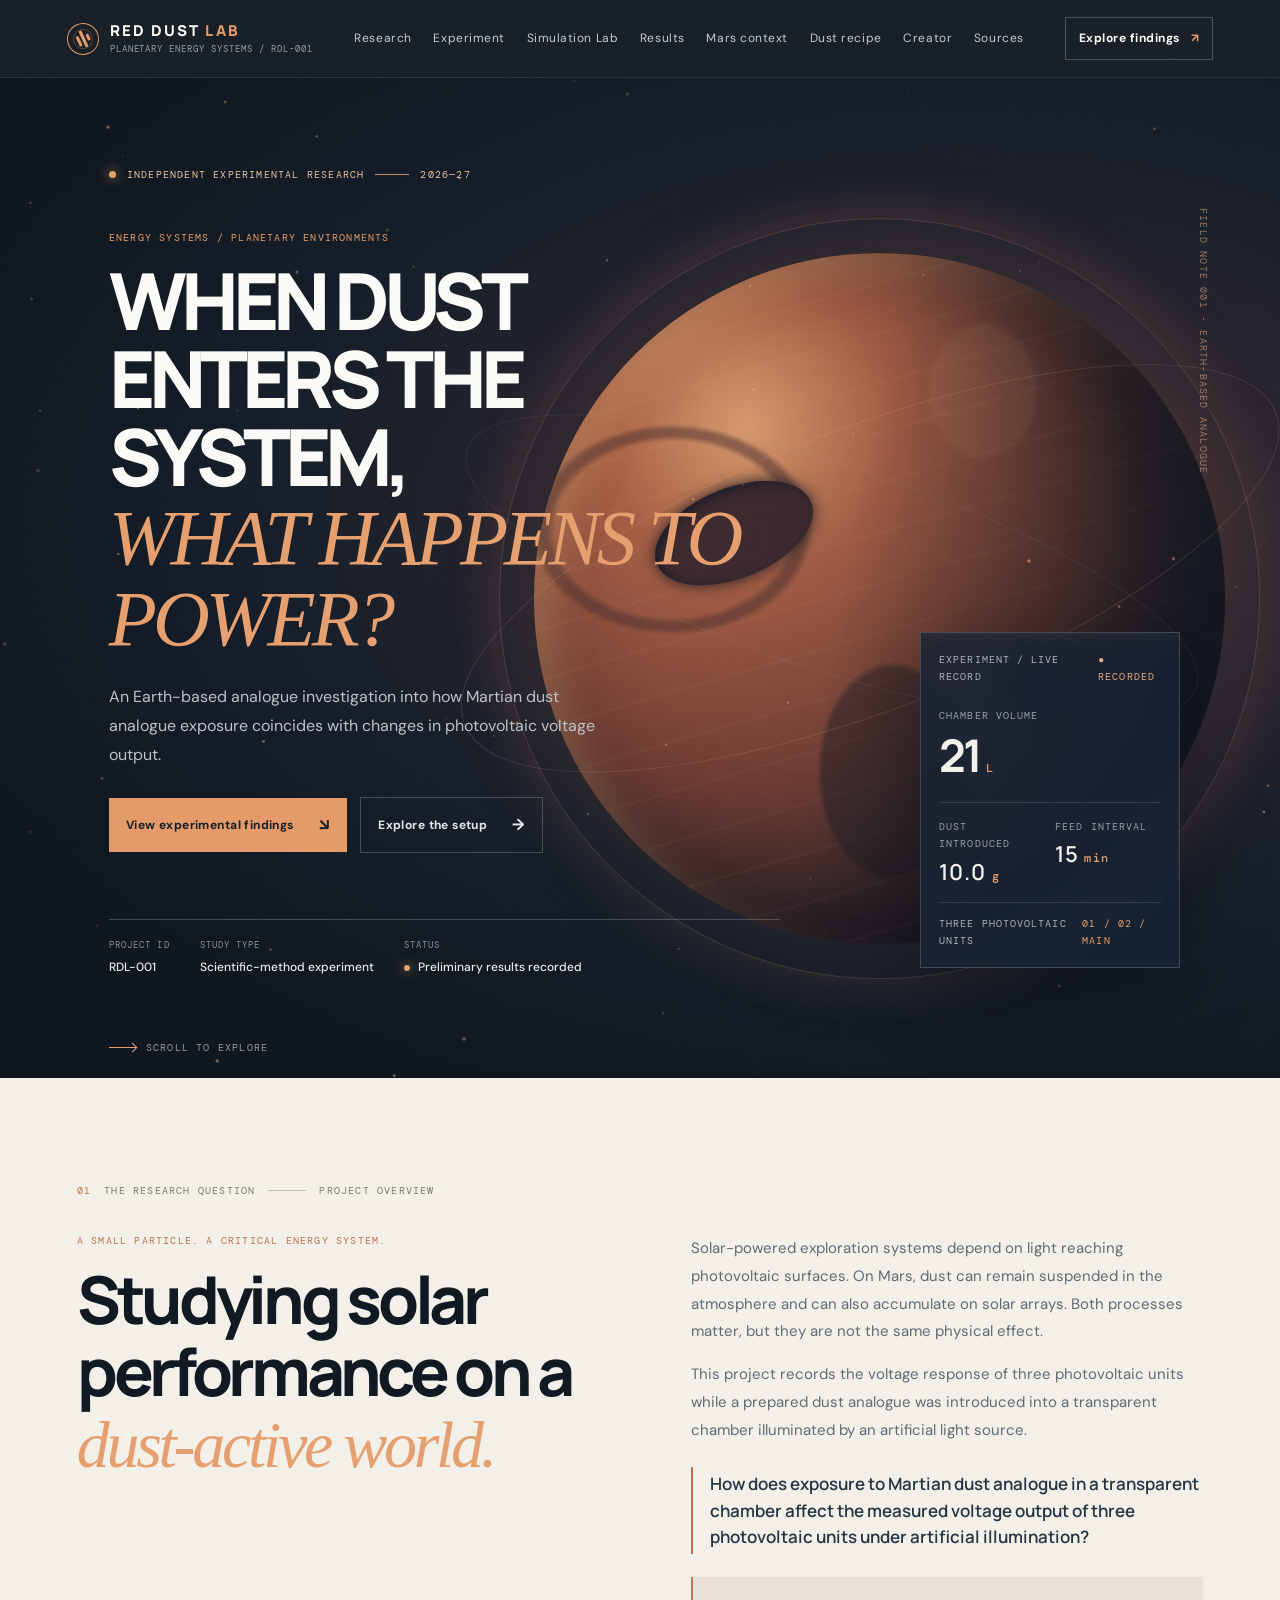
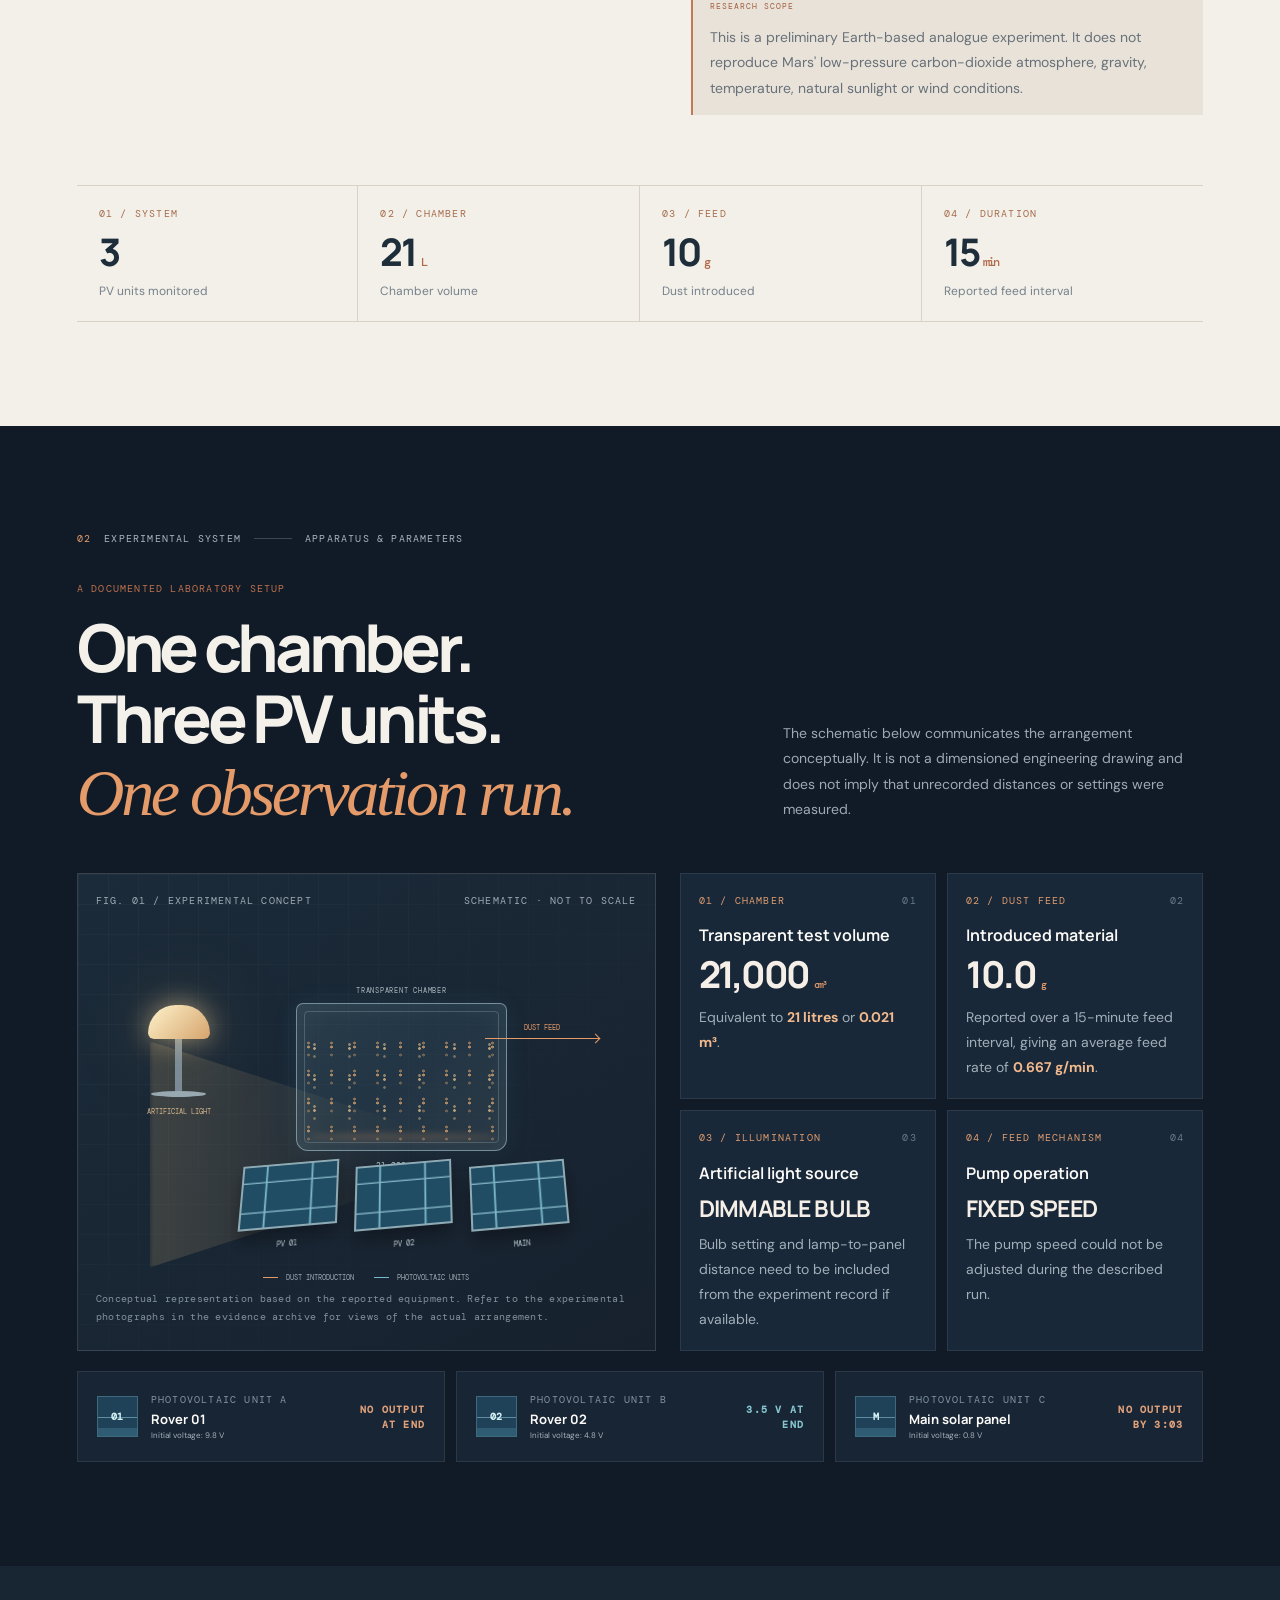
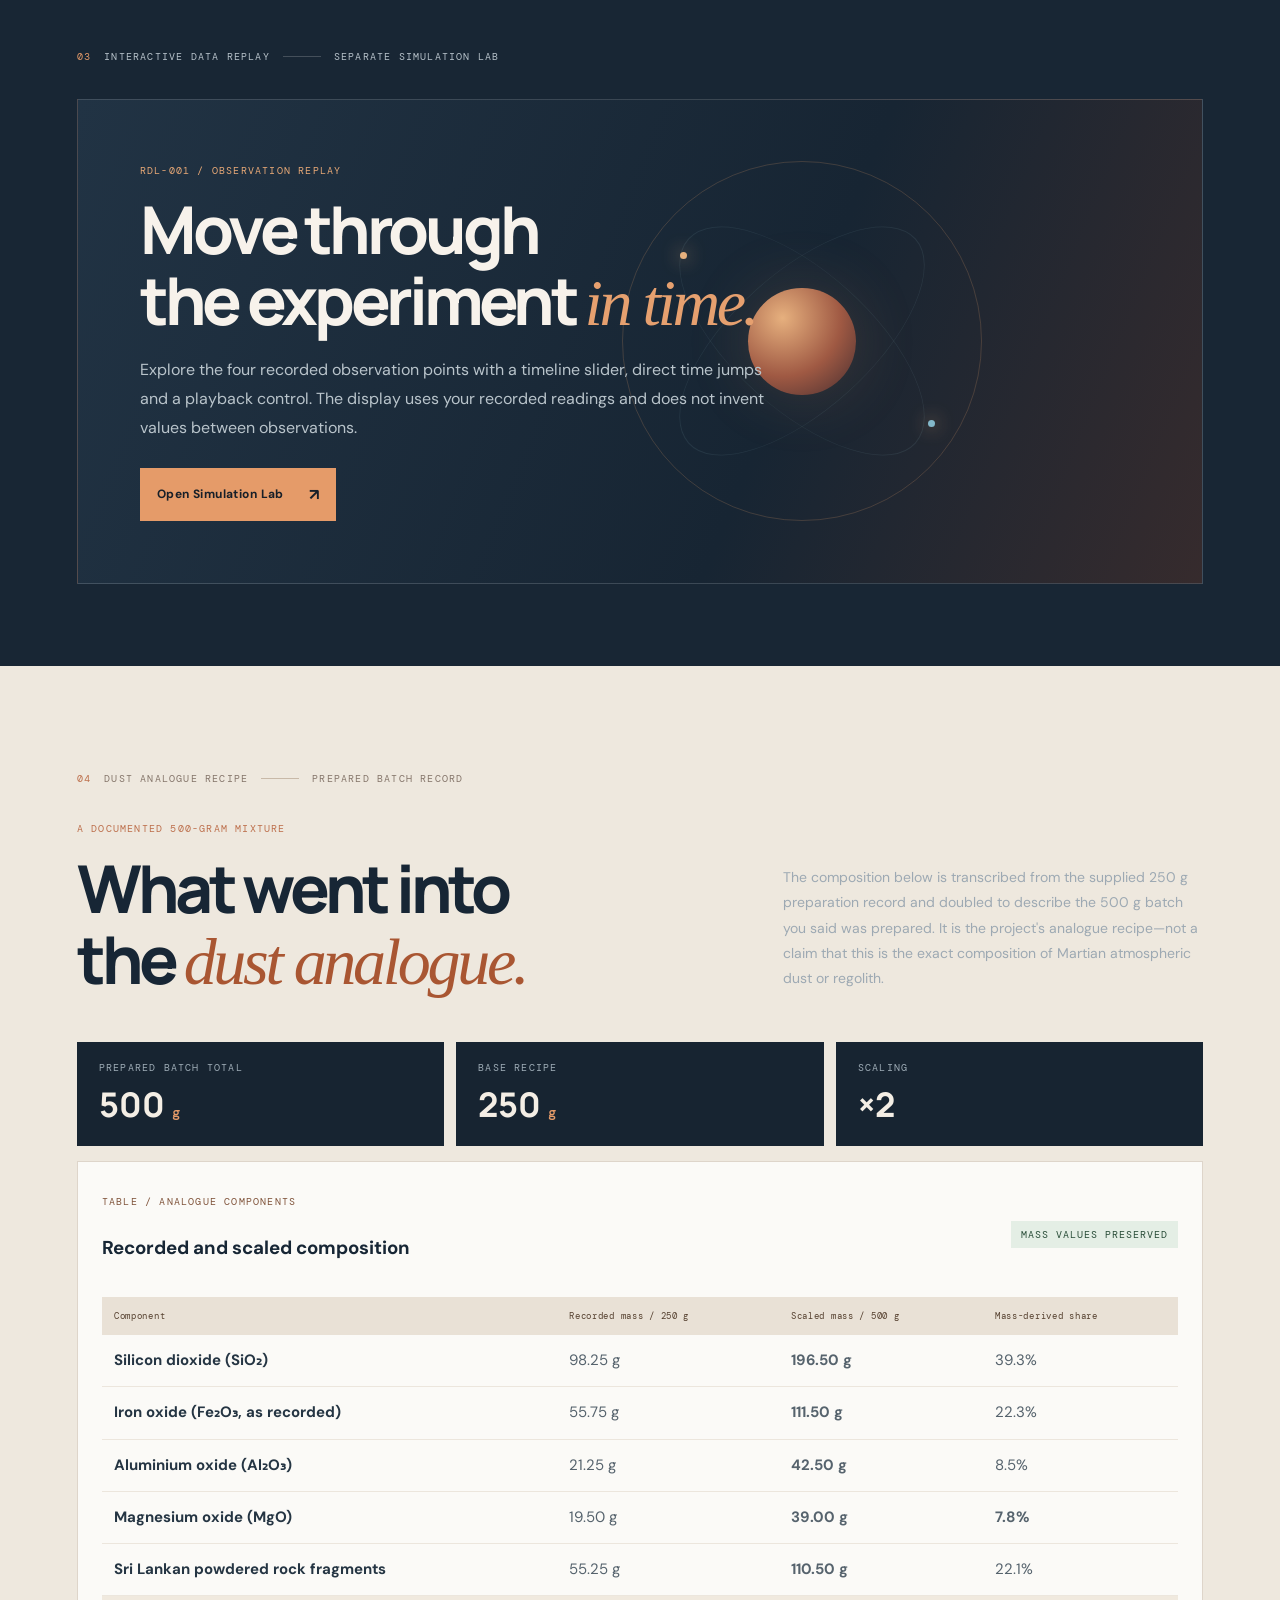
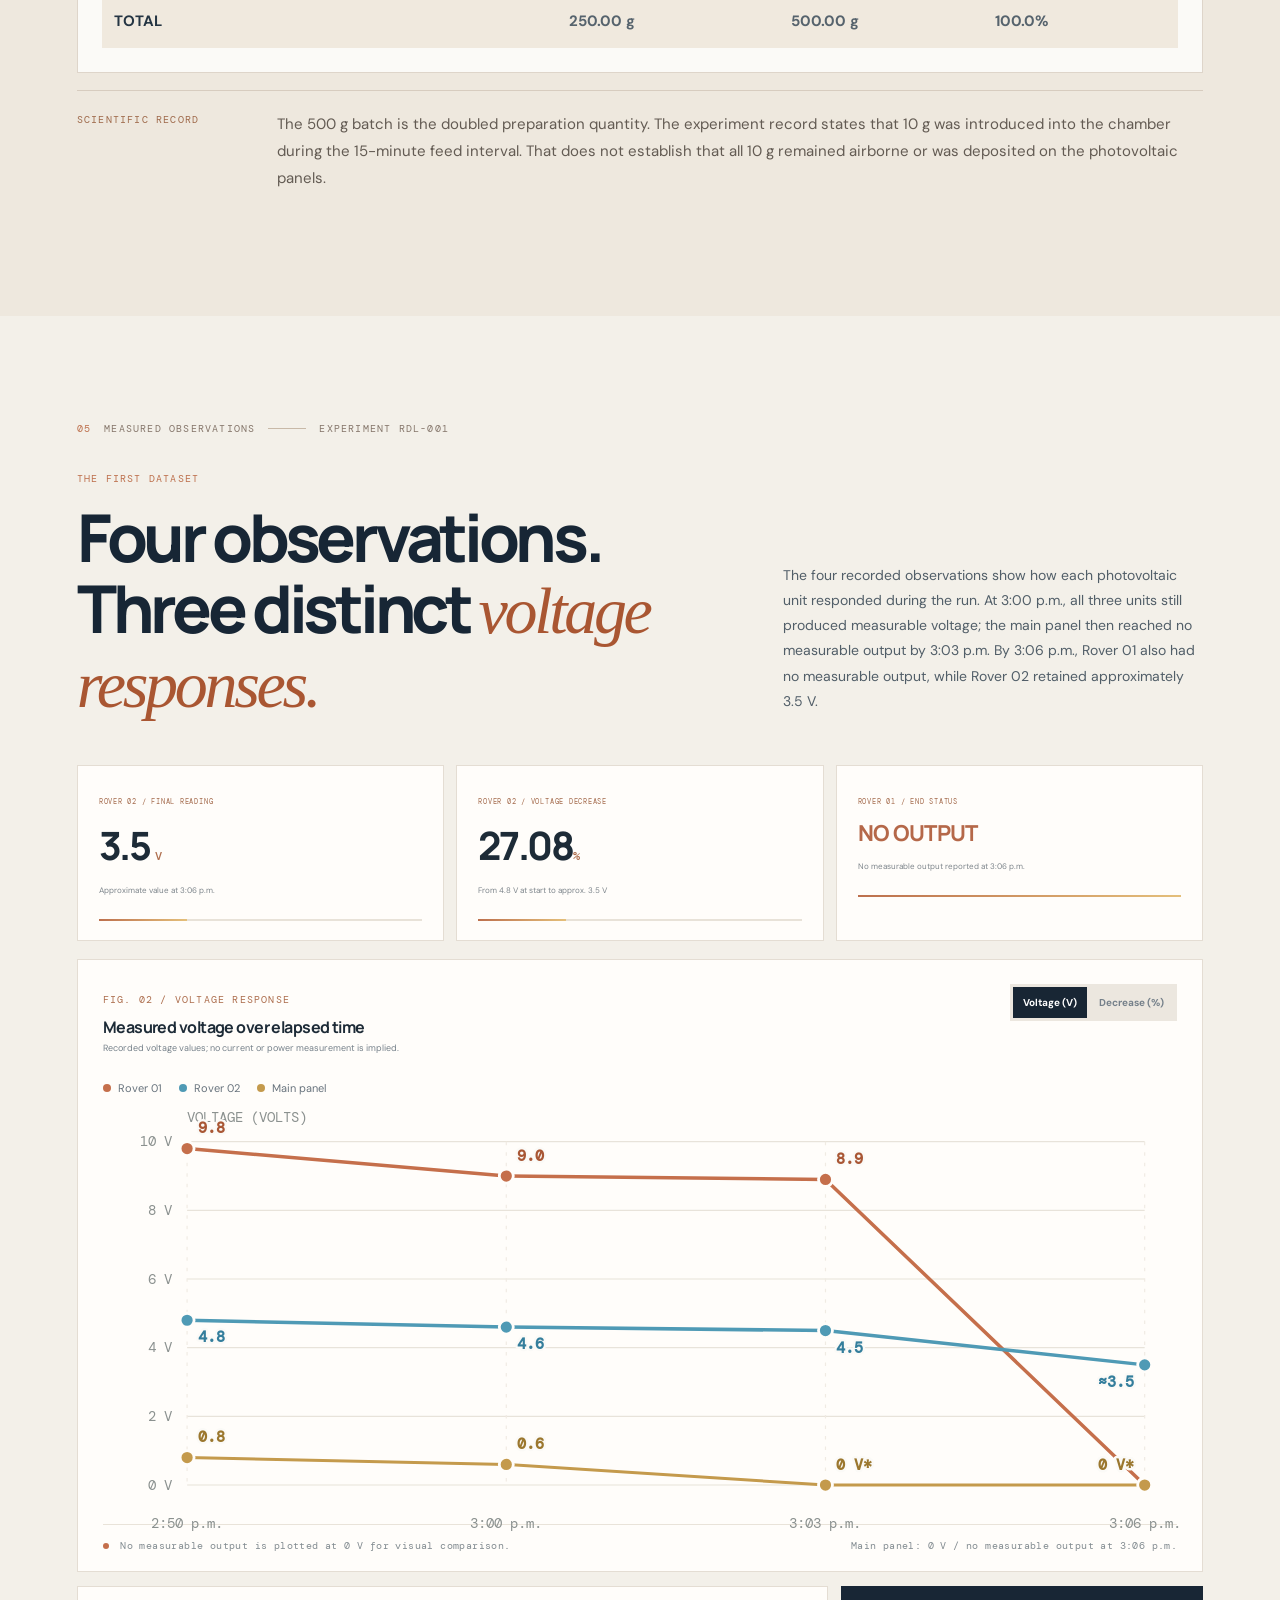
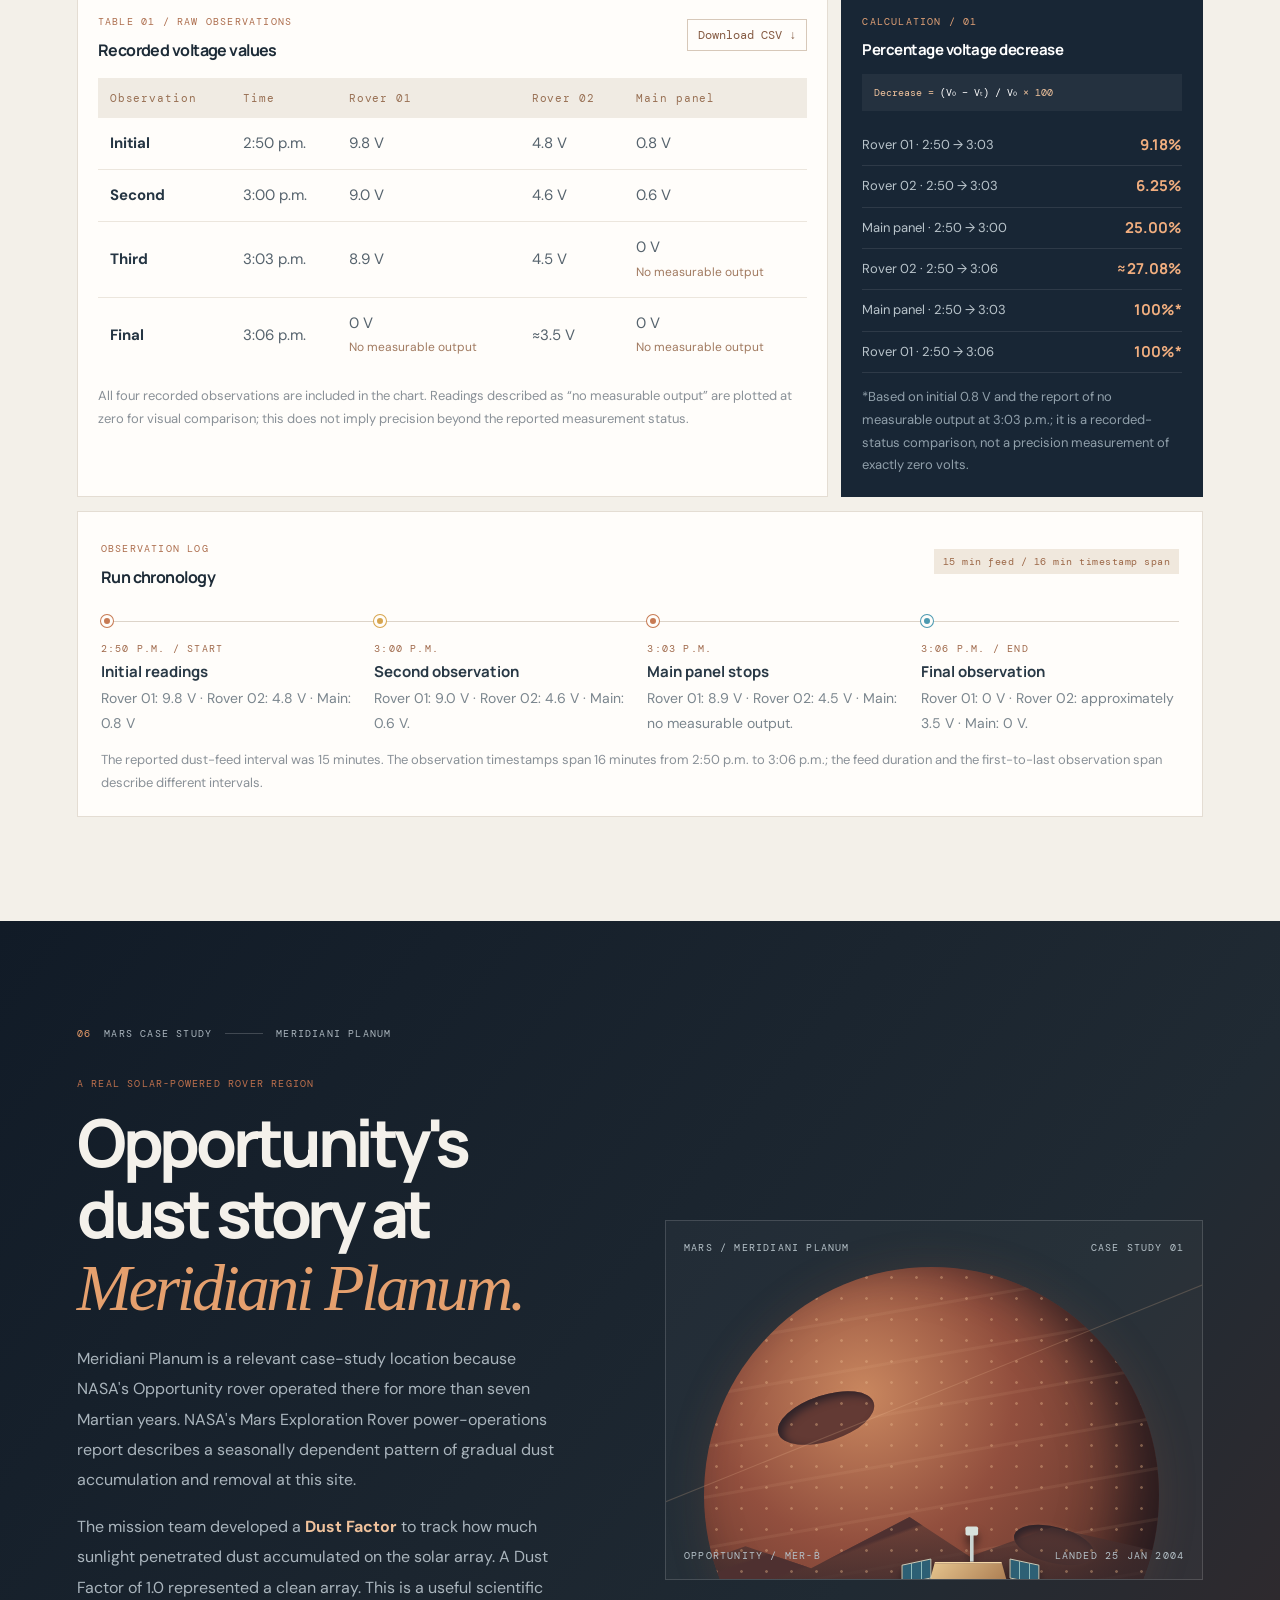
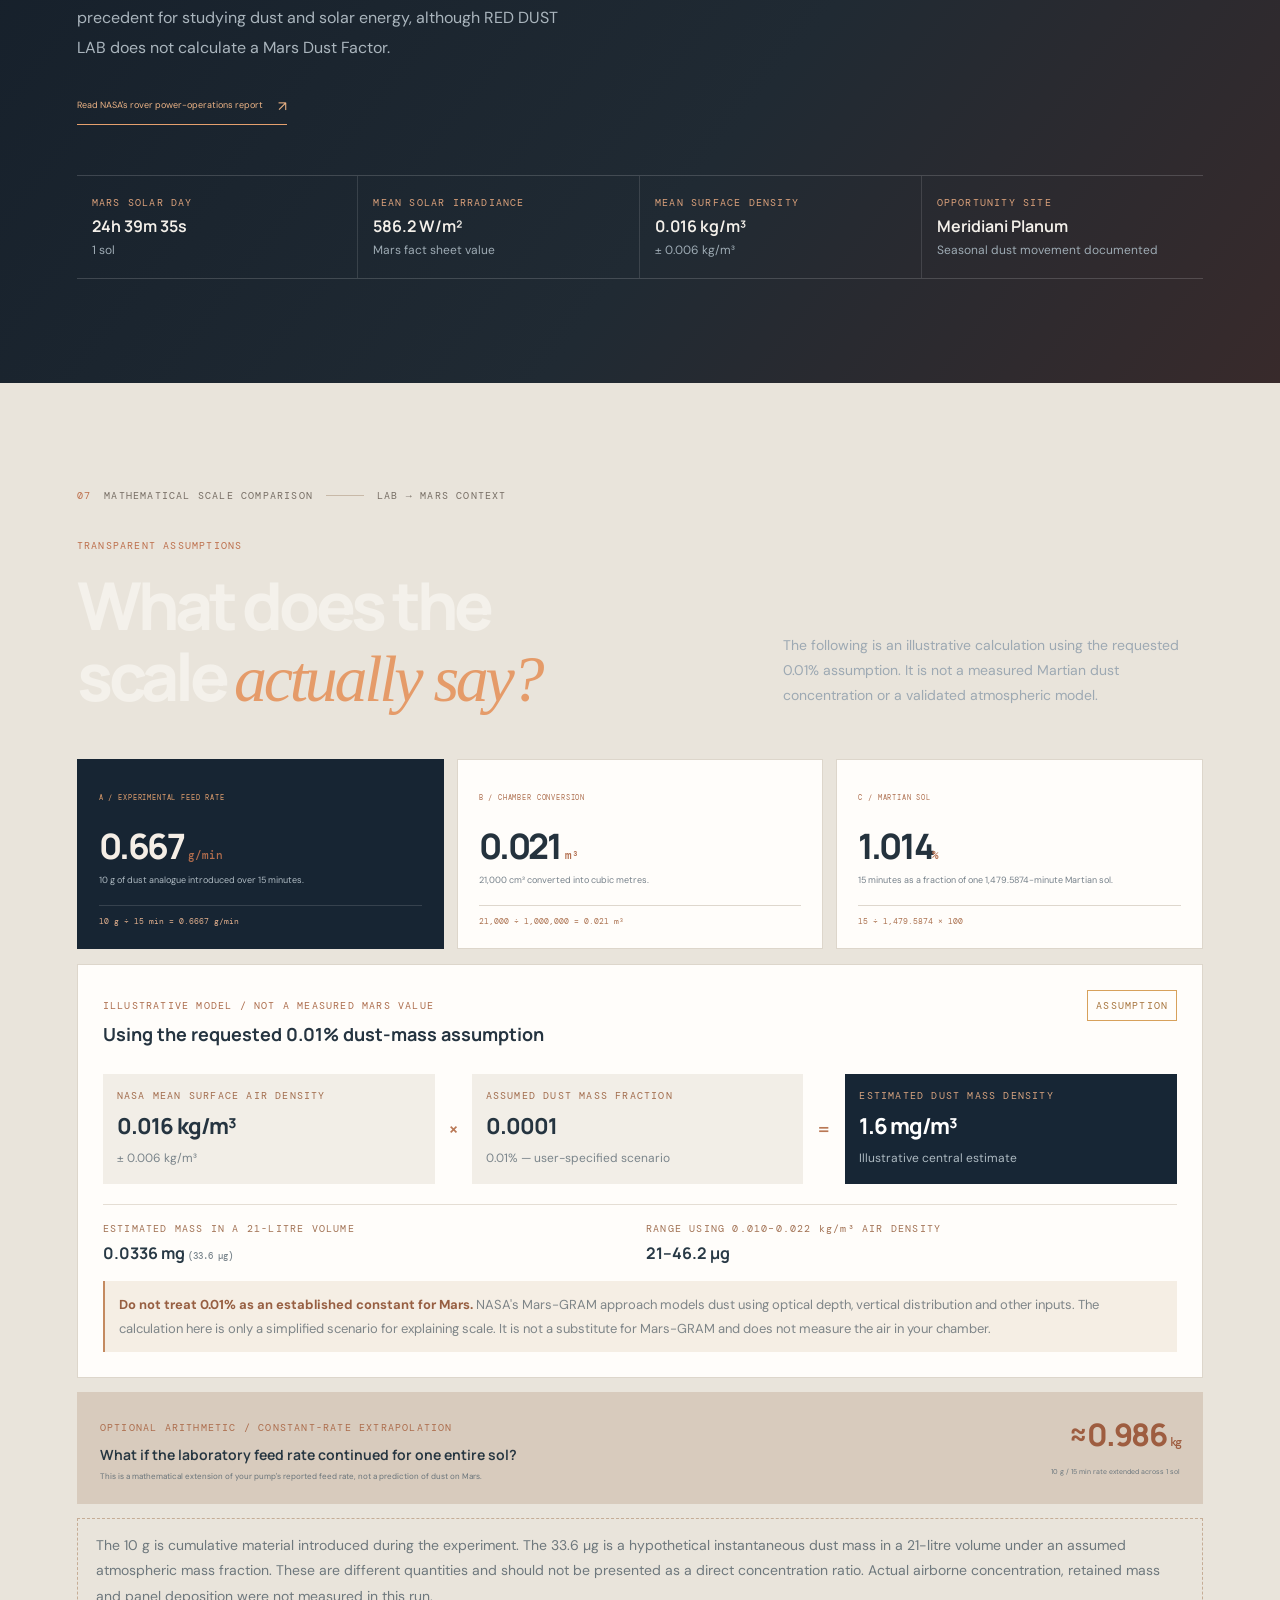
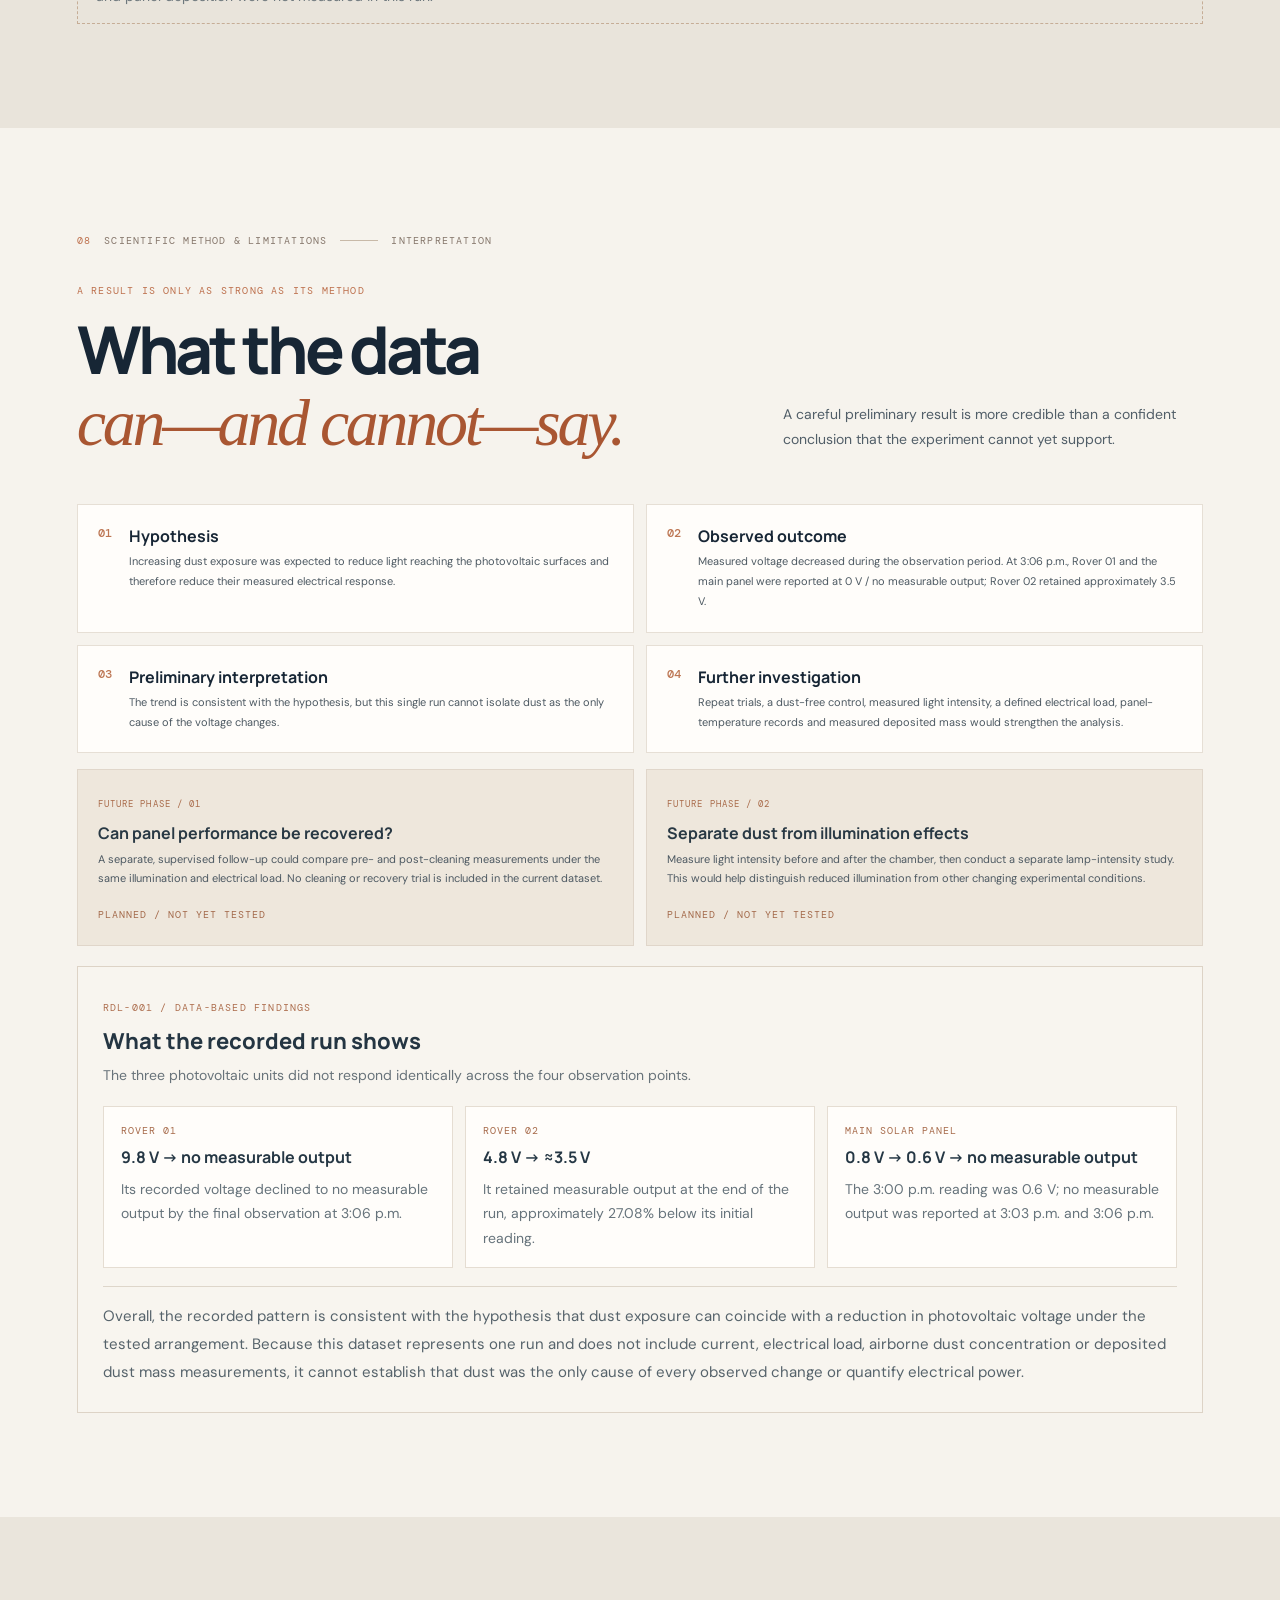
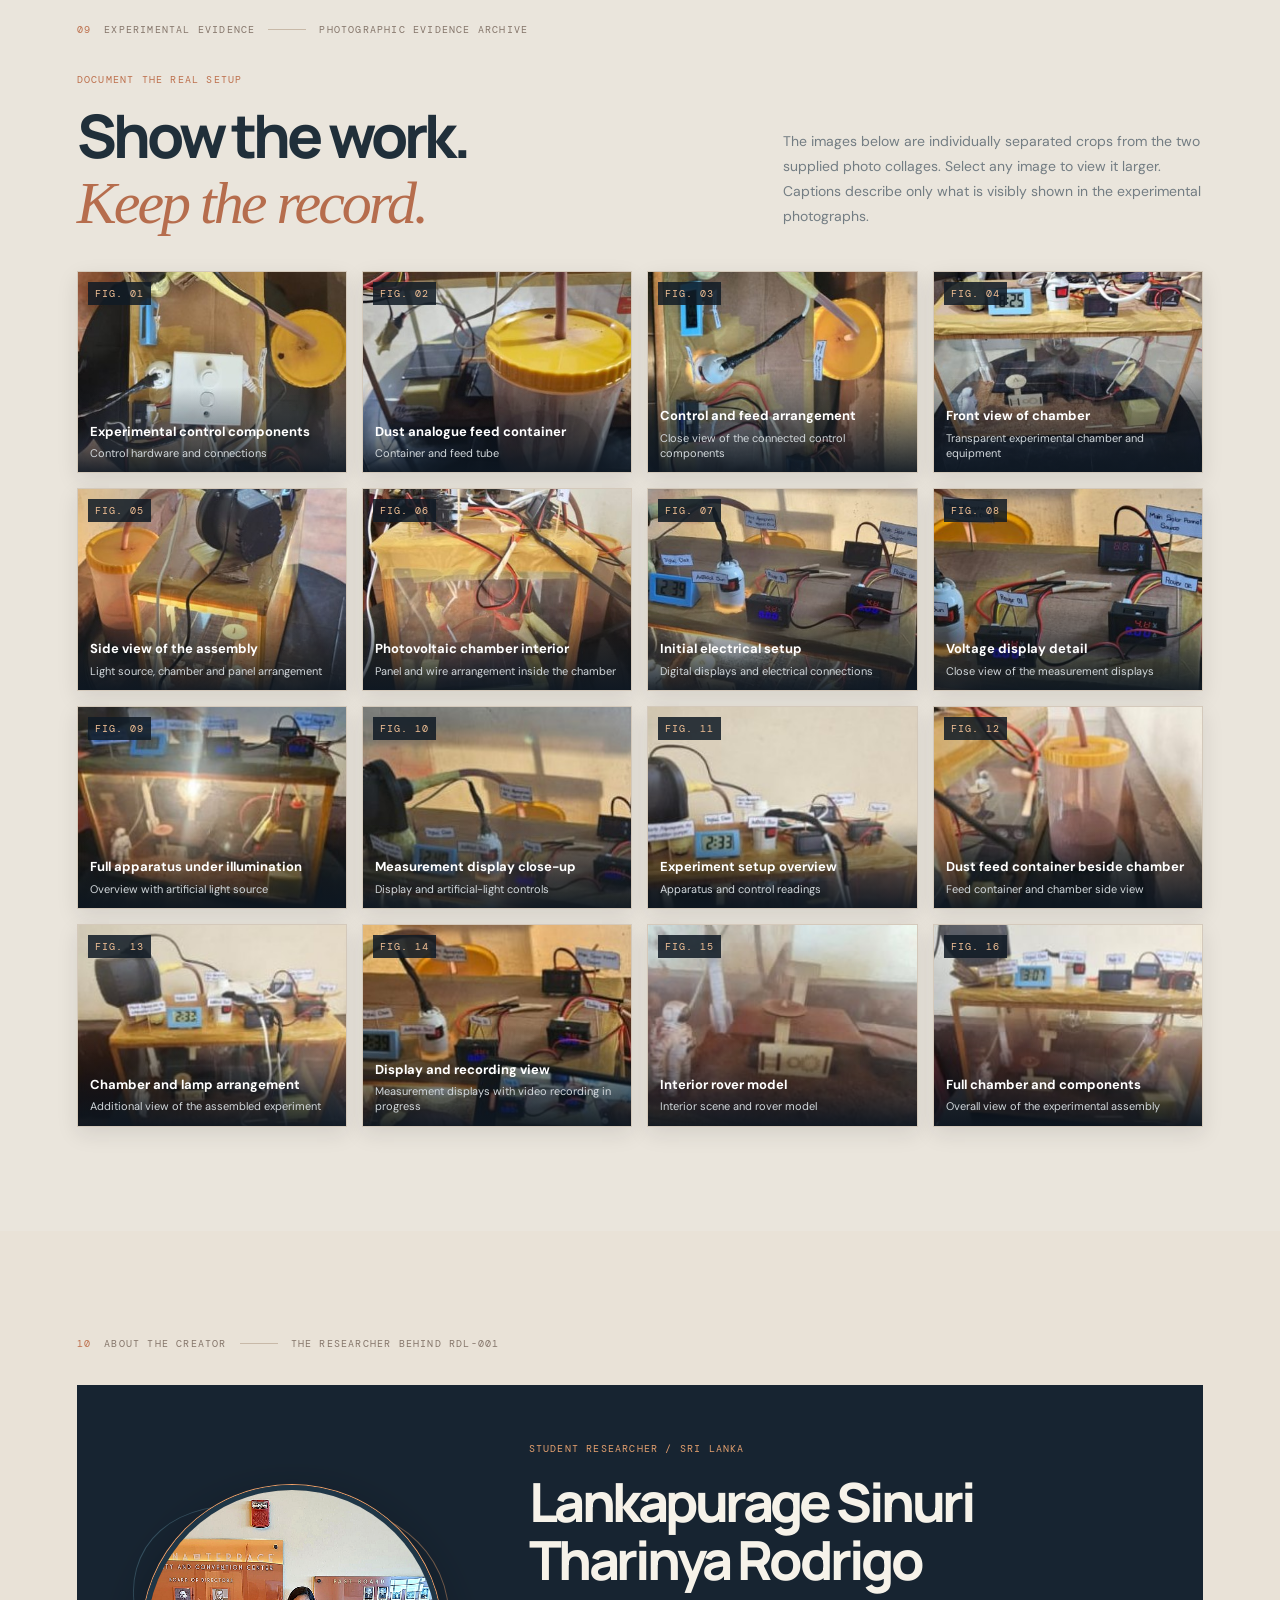
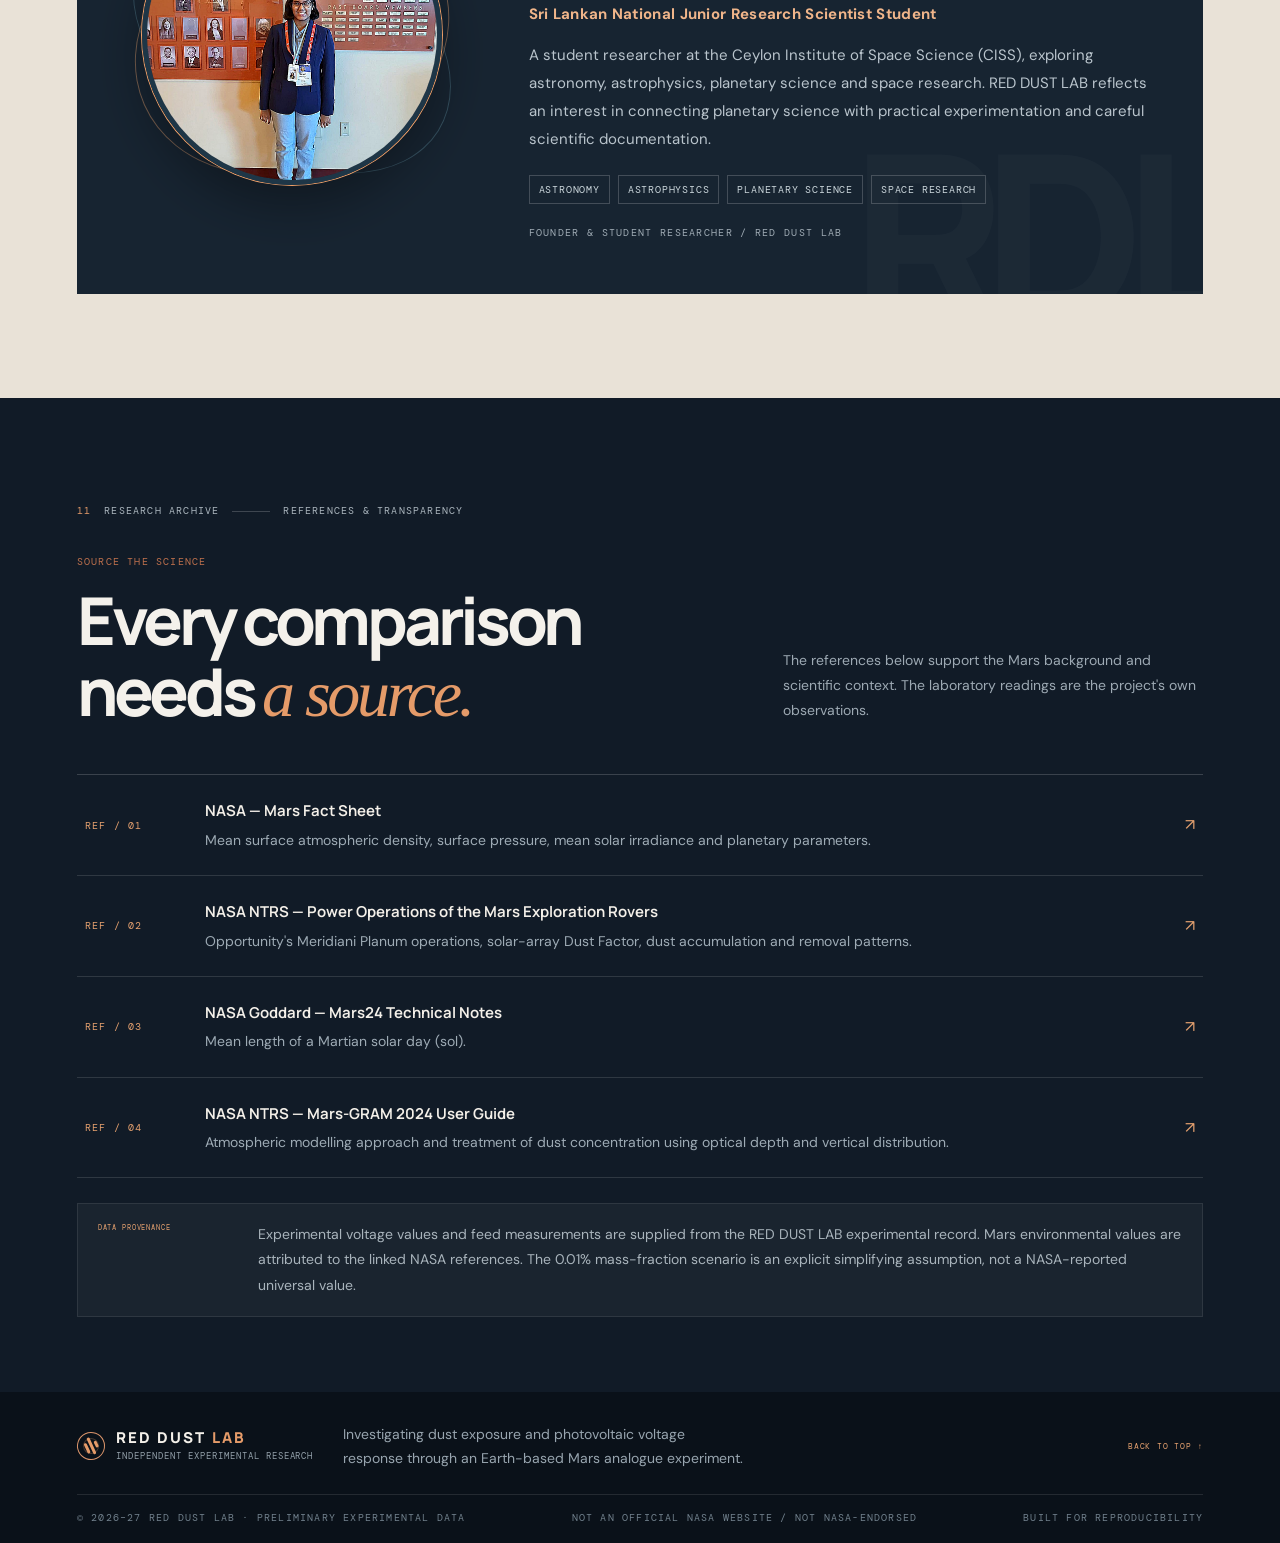
<file: index.html>
<!DOCTYPE html>
<html lang="en">
<head>
  <meta charset="UTF-8">
  <meta name="viewport" content="width=device-width, initial-scale=1.0">
  <meta name="theme-color" content="#101720">
  <meta name="description" content="RED DUST LAB — an Earth-based experimental investigation into Martian dust analogue exposure and photovoltaic voltage output.">
  <title>RED DUST LAB | Mars Solar Research</title>
  <meta name="google-site-verification" content="KVHEzJbYRu8DwzZSwlZHMEyz3IBNmujddyaHWUWX71M" />  <link rel="preconnect" href="https://fonts.googleapis.com">
  <link rel="preconnect" href="https://fonts.gstatic.com" crossorigin>
  <link href="https://fonts.googleapis.com/css2?family=DM+Mono:wght@400;500&family=DM+Sans:wght@400;500;600;700&family=Manrope:wght@400;500;600;700;800&display=swap" rel="stylesheet">
  <link rel="stylesheet" href="styles.css">
</head>
<body>
  <div class="scroll-progress" id="scrollProgress" aria-hidden="true"></div>
  <div class="noise" aria-hidden="true"></div>

  <header class="topbar" id="top">
    <a class="brand" href="#home" aria-label="RED DUST LAB home">
      <span class="brand-mark" aria-hidden="true"><i></i><i></i><i></i></span>
      <span class="brand-copy"><b>RED DUST <em>LAB</em></b><small>PLANETARY ENERGY SYSTEMS / RDL-001</small></span>
    </a>
    <button class="menu-toggle" id="menuToggle" aria-label="Open navigation" aria-expanded="false">☰</button>
    <nav class="main-nav" id="mainNav" aria-label="Main navigation">
      <a href="#research">Research</a>
      <a href="#experiment">Experiment</a>
      <a href="simulation.html">Simulation Lab</a>
      <a href="#results">Results</a>
      <a href="#mars">Mars context</a>
      <a href="#recipe">Dust recipe</a>
      <a href="#creator">Creator</a>
      <a href="#archive">Sources</a>
    </nav>
    <a class="nav-cta" href="#results">Explore findings <span>↗</span></a>
  </header>

  <main>
    <section class="hero" id="home">
      <canvas class="dust-canvas" id="dustCanvas" aria-hidden="true"></canvas>
      <div class="hero-grid" aria-hidden="true"></div>
      <div class="hero-planet" aria-hidden="true"><div class="planet-rim"></div><div class="planet-surface"></div><div class="planet-shadow"></div></div>
      <div class="hero-orbit orbit-one" aria-hidden="true"></div>
      <div class="hero-orbit orbit-two" aria-hidden="true"></div>
      <div class="hero-content">
        <div class="eyebrow"><span class="pulse-dot"></span> INDEPENDENT EXPERIMENTAL RESEARCH <i></i> 2026—27</div>
        <p class="hero-kicker">ENERGY SYSTEMS / PLANETARY ENVIRONMENTS</p>
        <h1>WHEN DUST<br>ENTERS THE SYSTEM,<br><em>WHAT HAPPENS TO POWER?</em></h1>
        <p class="hero-copy">An Earth-based analogue investigation into how Martian dust analogue exposure coincides with changes in photovoltaic voltage output.</p>
        <div class="hero-actions">
          <a class="button button-primary" href="#results">View experimental findings <span>↘</span></a>
          <a class="button button-quiet" href="#experiment">Explore the setup <span>→</span></a>
        </div>
        <div class="hero-footline">
          <div><small>PROJECT ID</small><b>RDL-001</b></div>
          <div><small>STUDY TYPE</small><b>Scientific-method experiment</b></div>
          <div><small>STATUS</small><b><span class="status-dot"></span> Preliminary results recorded</b></div>
        </div>
      </div>
      <aside class="hero-readout" aria-label="Experiment summary">
        <div class="readout-top"><span>EXPERIMENT / LIVE RECORD</span><span class="readout-mark">● RECORDED</span></div>
        <div class="readout-main"><span>CHAMBER VOLUME</span><strong>21 <small>L</small></strong></div>
        <div class="readout-divider"></div>
        <div class="readout-stats">
          <div><span>DUST INTRODUCED</span><b>10.0 <small>g</small></b></div>
          <div><span>FEED INTERVAL</span><b>15 <small>min</small></b></div>
        </div>
        <div class="readout-bottom"><span>THREE PHOTOVOLTAIC UNITS</span><span>01 / 02 / MAIN</span></div>
        <div class="readout-scan" aria-hidden="true"></div>
      </aside>
      <div class="hero-coordinate" aria-hidden="true">FIELD NOTE 001 <span>·</span> EARTH-BASED ANALOGUE</div>
      <a class="scroll-cue" href="#research"><span></span> SCROLL TO EXPLORE</a>
    </section>

    <section class="section intro-section" id="research">
      <div class="section-shell">
        <div class="section-kicker reveal"><span>01</span> THE RESEARCH QUESTION <i></i> PROJECT OVERVIEW</div>
        <div class="intro-grid">
          <div class="reveal"><p class="overline">A SMALL PARTICLE. A CRITICAL ENERGY SYSTEM.</p><h2>Studying solar<br>performance on a<br><em>dust-active world.</em></h2></div>
          <div class="intro-copy reveal reveal-delay-1">
            <p>Solar-powered exploration systems depend on light reaching photovoltaic surfaces. On Mars, dust can remain suspended in the atmosphere and can also accumulate on solar arrays. Both processes matter, but they are not the same physical effect.</p>
            <p>This project records the voltage response of three photovoltaic units while a prepared dust analogue was introduced into a transparent chamber illuminated by an artificial light source.</p>
            <blockquote>How does exposure to Martian dust analogue in a transparent chamber affect the measured voltage output of three photovoltaic units under artificial illumination?</blockquote>
            <div class="integrity-note"><span>RESEARCH SCOPE</span><p>This is a preliminary Earth-based analogue experiment. It does not reproduce Mars' low-pressure carbon-dioxide atmosphere, gravity, temperature, natural sunlight or wind conditions.</p></div>
          </div>
        </div>
        <div class="metric-ribbon reveal">
          <div class="metric-cell"><span class="metric-index">01 / SYSTEM</span><b>3</b><small>PV units monitored</small></div>
          <div class="metric-cell"><span class="metric-index">02 / CHAMBER</span><b><span>21</span><i>L</i></b><small>Chamber volume</small></div>
          <div class="metric-cell"><span class="metric-index">03 / FEED</span><b><span>10</span><i>g</i></b><small>Dust introduced</small></div>
          <div class="metric-cell"><span class="metric-index">04 / DURATION</span><b><span>15</span><i>min</i></b><small>Reported feed interval</small></div>
        </div>
      </div>
    </section>

    <section class="experiment-section section" id="experiment">
      <div class="section-shell">
        <div class="section-kicker light reveal"><span>02</span> EXPERIMENTAL SYSTEM <i></i> APPARATUS & PARAMETERS</div>
        <div class="section-heading reveal"><div><p class="overline">A DOCUMENTED LABORATORY SETUP</p><h2>One chamber.<br>Three PV units.<br><em>One observation run.</em></h2></div><p class="section-aside">The schematic below communicates the arrangement conceptually. It is not a dimensioned engineering drawing and does not imply that unrecorded distances or settings were measured.</p></div>

        <div class="setup-layout">
          <div class="setup-visual reveal">
            <div class="setup-visual-head"><span>FIG. 01 / EXPERIMENTAL CONCEPT</span><span>SCHEMATIC · NOT TO SCALE</span></div>
            <div class="apparatus-scene">
              <div class="lamp-beam"></div>
              <div class="lamp-unit"><div class="lamp-head"></div><div class="lamp-neck"></div><div class="lamp-base"></div><span>ARTIFICIAL LIGHT</span></div>
              <div class="chamber-unit">
                <div class="chamber-label">TRANSPARENT CHAMBER</div>
                <div class="chamber-glass"><div class="chamber-dust d1"></div><div class="chamber-dust d2"></div><div class="chamber-dust d3"></div><div class="chamber-floor"></div></div>
                <div class="chamber-volume">21,000 cm³</div>
              </div>
              <div class="feed-line"><span>DUST FEED</span><i></i></div>
              <div class="panel-rack"><div class="pv-mini pv-one"><span>PV 01</span></div><div class="pv-mini pv-two"><span>PV 02</span></div><div class="pv-mini pv-main"><span>MAIN</span></div></div>
              <div class="apparatus-caption"><span class="legend-line legend-amber"></span> DUST INTRODUCTION <span class="legend-line legend-cyan"></span> PHOTOVOLTAIC UNITS</div>
            </div>
            <p class="figure-caption">Conceptual representation based on the reported equipment. Refer to the experimental photographs in the evidence archive for views of the actual arrangement.</p>
          </div>

          <div class="setup-data reveal reveal-delay-1">
            <article class="spec-card">
              <div class="spec-heading"><span>01 / CHAMBER</span><b>01</b></div>
              <h3>Transparent test volume</h3>
              <div class="spec-value">21,000 <small>cm³</small></div>
              <p>Equivalent to <strong>21 litres</strong> or <strong>0.021 m³</strong>.</p>
            </article>
            <article class="spec-card">
              <div class="spec-heading"><span>02 / DUST FEED</span><b>02</b></div>
              <h3>Introduced material</h3>
              <div class="spec-value">10.0 <small>g</small></div>
              <p>Reported over a 15-minute feed interval, giving an average feed rate of <strong>0.667 g/min</strong>.</p>
            </article>
            <article class="spec-card">
              <div class="spec-heading"><span>03 / ILLUMINATION</span><b>03</b></div>
              <h3>Artificial light source</h3>
              <div class="spec-value spec-text">DIMMABLE BULB</div>
              <p>Bulb setting and lamp-to-panel distance need to be included from the experiment record if available.</p>
            </article>
            <article class="spec-card">
              <div class="spec-heading"><span>04 / FEED MECHANISM</span><b>04</b></div>
              <h3>Pump operation</h3>
              <div class="spec-value spec-text">FIXED SPEED</div>
              <p>The pump speed could not be adjusted during the described run.</p>
            </article>
          </div>
        </div>

        <div class="pv-units reveal">
          <div class="pv-unit"><div class="pv-unit-icon"><span>01</span><i></i></div><div><small>PHOTOVOLTAIC UNIT A</small><b>Rover 01</b><span>Initial voltage: 9.8 V</span></div><strong class="pv-status status-ended">NO OUTPUT AT END</strong></div>
          <div class="pv-unit"><div class="pv-unit-icon"><span>02</span><i></i></div><div><small>PHOTOVOLTAIC UNIT B</small><b>Rover 02</b><span>Initial voltage: 4.8 V</span></div><strong class="pv-status status-active">3.5 V AT END</strong></div>
          <div class="pv-unit"><div class="pv-unit-icon"><span>M</span><i></i></div><div><small>PHOTOVOLTAIC UNIT C</small><b>Main solar panel</b><span>Initial voltage: 0.8 V</span></div><strong class="pv-status status-ended">NO OUTPUT BY 3:03</strong></div>
        </div>
        
      </div>
    </section>

    <section class="simulation-launch section" id="simulation-lab">
      <div class="section-shell">
        <div class="section-kicker light reveal"><span>03</span> INTERACTIVE DATA REPLAY <i></i> SEPARATE SIMULATION LAB</div>
        <div class="simulation-launch-card reveal">
          <div class="launch-orbit" aria-hidden="true"><span></span><i></i><b></b></div>
          <div class="launch-copy"><p class="overline">RDL-001 / OBSERVATION REPLAY</p><h2>Move through<br>the experiment <em>in time.</em></h2><p>Explore the four recorded observation points with a timeline slider, direct time jumps and a playback control. The display uses your recorded readings and does not invent values between observations.</p><a class="button button-primary" href="simulation.html">Open Simulation Lab <span>↗</span></a></div>
          
        </div>
      </div>
    </section>

    <section class="recipe-section section" id="recipe">
      <div class="section-shell">
        <div class="section-kicker reveal"><span>04</span> DUST ANALOGUE RECIPE <i></i> PREPARED BATCH RECORD</div>
        <div class="section-heading reveal"><div><p class="overline">A DOCUMENTED 500-GRAM MIXTURE</p><h2>What went into<br>the <em>dust analogue.</em></h2></div><p class="section-aside">The composition below is transcribed from the supplied 250 g preparation record and doubled to describe the 500 g batch you said was prepared. It is the project's analogue recipe—not a claim that this is the exact composition of Martian atmospheric dust or regolith.</p></div>
        <div class="recipe-summary reveal"><div><span>PREPARED BATCH TOTAL</span><b>500 <small>g</small></b></div><div><span>BASE RECIPE</span><b>250 <small>g</small></b></div><div><span>SCALING</span><b>×2</b></div></div>
        <div class="recipe-table-card reveal"><div class="table-card-head"><div><span class="chart-overline">TABLE / ANALOGUE COMPONENTS</span><h3>Recorded and scaled composition</h3></div><span class="recipe-status">MASS VALUES PRESERVED</span></div>
          <div class="table-scroll"><table class="data-table recipe-table"><thead><tr><th>Component</th><th>Recorded mass / 250 g</th><th>Scaled mass / 500 g</th><th>Mass-derived share</th></tr></thead><tbody>
            <tr><td>Silicon dioxide (SiO₂)</td><td>98.25 g</td><td><strong>196.50 g</strong></td><td>39.3%</td></tr>
            <tr><td>Iron oxide (Fe₂O₃, as recorded)</td><td>55.75 g</td><td><strong>111.50 g</strong></td><td>22.3%</td></tr>
            <tr><td>Aluminium oxide (Al₂O₃)</td><td>21.25 g</td><td><strong>42.50 g</strong></td><td>8.5%</td></tr>
            <tr class="recipe-composition-row"><td>Magnesium oxide (MgO)</td><td>19.50 g</td><td><strong>39.00 g</strong></td><td><strong>7.8%</strong></td></tr>
            <tr><td>Sri Lankan powdered rock fragments</td><td>55.25 g</td><td><strong>110.50 g</strong></td><td>22.1%</td></tr>
            <tr class="recipe-total"><td><strong>TOTAL</strong></td><td><strong>250.00 g</strong></td><td><strong>500.00 g</strong></td><td><strong>100.0%</strong></td></tr>
          </tbody></table></div>
        </div>
        <div class="recipe-note reveal"><span class="chart-overline">SCIENTIFIC RECORD</span><p>The 500 g batch is the doubled preparation quantity. The experiment record states that 10 g was introduced into the chamber during the 15-minute feed interval. That does not establish that all 10 g remained airborne or was deposited on the photovoltaic panels.</p></div>
      </div>
    </section>

    <section class="results-section section" id="results">
      <div class="section-shell">
        <div class="section-kicker reveal"><span>05</span> MEASURED OBSERVATIONS <i></i> EXPERIMENT RDL-001</div>
        <div class="section-heading reveal"><div><p class="overline">THE FIRST DATASET</p><h2>Four observations.<br>Three distinct <em>voltage responses.</em></h2></div><p class="section-aside">The four recorded observations show how each photovoltaic unit responded during the run. At 3:00 p.m., all three units still produced measurable voltage; the main panel then reached no measurable output by 3:03 p.m. By 3:06 p.m., Rover 01 also had no measurable output, while Rover 02 retained approximately 3.5 V.</p></div>

        <div class="result-summary">
          <div class="result-highlight reveal"><span>ROVER 02 / FINAL READING</span><b>3.5 <i>V</i></b><small>Approximate value at 3:06 p.m.</small><div class="highlight-bar"><i></i></div></div>
          <div class="result-highlight reveal reveal-delay-1"><span>ROVER 02 / VOLTAGE DECREASE</span><b>27.08<i>%</i></b><small>From 4.8 V at start to approx. 3.5 V</small><div class="highlight-bar"><i style="--bar:27.08%"></i></div></div>
          <div class="result-highlight reveal reveal-delay-2"><span>ROVER 01 / END STATUS</span><b class="word-value">NO OUTPUT</b><small>No measurable output reported at 3:06 p.m.</small><div class="highlight-bar"><i style="--bar:100%"></i></div></div>
        </div>

        <div class="chart-panel reveal">
          <div class="chart-header">
            <div><span class="chart-overline">FIG. 02 / VOLTAGE RESPONSE</span><h3>Measured voltage over elapsed time</h3><p>Recorded voltage values; no current or power measurement is implied.</p></div>
            <div class="chart-controls"><div class="segmented" role="group" aria-label="Chart view"><button class="seg-button active" data-chart-mode="voltage" aria-pressed="true">Voltage (V)</button><button class="seg-button" data-chart-mode="decrease" aria-pressed="false">Decrease (%)</button></div></div>
          </div>
          <div class="chart-legend" id="chartLegend">
            <button class="legend-toggle selected" data-series="rover01" aria-pressed="true"><i class="legend-dot c-orange"></i> Rover 01</button>
            <button class="legend-toggle selected" data-series="rover02" aria-pressed="true"><i class="legend-dot c-blue"></i> Rover 02</button>
            <button class="legend-toggle selected" data-series="main" aria-pressed="true"><i class="legend-dot c-gold"></i> Main panel</button>
          </div>
          <div class="chart-wrap"><svg id="voltageChart" viewBox="0 0 920 360" role="img" aria-label="Line chart of voltage readings at 2:50 p.m., 3:00 p.m., 3:03 p.m. and 3:06 p.m."></svg><div id="chartTooltip" class="chart-tooltip" role="status" aria-live="polite"></div></div>
          <div class="chart-foot"><span><i class="foot-dot"></i> No measurable output is plotted at 0 V for visual comparison.</span><span>Main panel: 0 V / no measurable output at 3:06 p.m.</span></div>
        </div>

        <div class="observation-grid">
          <div class="table-card reveal">
            <div class="table-card-head"><div><span class="chart-overline">TABLE 01 / RAW OBSERVATIONS</span><h3>Recorded voltage values</h3></div><button class="small-action" id="downloadCsv">Download CSV ↓</button></div>
            <div class="table-scroll"><table class="data-table"><thead><tr><th>Observation</th><th>Time</th><th>Rover 01</th><th>Rover 02</th><th>Main panel</th></tr></thead><tbody>
              <tr><td>Initial</td><td>2:50 p.m.</td><td>9.8 V</td><td>4.8 V</td><td>0.8 V</td></tr>
              <tr><td>Second</td><td>3:00 p.m.</td><td>9.0 V</td><td>4.6 V</td><td>0.6 V</td></tr>
              <tr><td>Third</td><td>3:03 p.m.</td><td>8.9 V</td><td>4.5 V</td><td>0 V<br><small>No measurable output</small></td></tr>
              <tr><td>Final</td><td>3:06 p.m.</td><td>0 V<br><small>No measurable output</small></td><td>≈3.5 V</td><td>0 V<br><small>No measurable output</small></td></tr>
            </tbody></table></div>
            <p class="table-note">All four recorded observations are included in the chart. Readings described as “no measurable output” are plotted at zero for visual comparison; this does not imply precision beyond the reported measurement status.</p>
          </div>
          <div class="calculation-card reveal reveal-delay-1">
            <span class="chart-overline">CALCULATION / 01</span><h3>Percentage voltage decrease</h3>
            <div class="formula">Decrease = <span>(V₀ − Vₜ) / V₀</span> × 100</div>
            <div class="calc-row"><span>Rover 01 · 2:50 → 3:03</span><b>9.18%</b></div>
            <div class="calc-row"><span>Rover 02 · 2:50 → 3:03</span><b>6.25%</b></div>
            <div class="calc-row"><span>Main panel · 2:50 → 3:00</span><b>25.00%</b></div>
            <div class="calc-row"><span>Rover 02 · 2:50 → 3:06</span><b>≈27.08%</b></div>
            <div class="calc-row"><span>Main panel · 2:50 → 3:03</span><b>100%*</b></div>
            <div class="calc-row"><span>Rover 01 · 2:50 → 3:06</span><b>100%*</b></div>
            <p class="table-note">*Based on initial 0.8 V and the report of no measurable output at 3:03 p.m.; it is a recorded-status comparison, not a precision measurement of exactly zero volts.</p>
          </div>
        </div>

        <div class="timeline-card reveal">
          <div class="timeline-heading"><div><span class="chart-overline">OBSERVATION LOG</span><h3>Run chronology</h3></div><span class="timeline-badge">15 min feed / 16 min timestamp span</span></div>
          <div class="timeline-track">
            <article class="timeline-event"><span class="timeline-pin"></span><small>2:50 P.M. / START</small><b>Initial readings</b><p>Rover 01: 9.8 V · Rover 02: 4.8 V · Main: 0.8 V</p></article>
            <article class="timeline-event event-warning"><span class="timeline-pin"></span><small>3:00 P.M.</small><b>Second observation</b><p>Rover 01: 9.0 V · Rover 02: 4.6 V · Main: 0.6 V.</p></article>
            <article class="timeline-event"><span class="timeline-pin"></span><small>3:03 P.M.</small><b>Main panel stops</b><p>Rover 01: 8.9 V · Rover 02: 4.5 V · Main: no measurable output.</p></article>
            <article class="timeline-event event-end"><span class="timeline-pin"></span><small>3:06 P.M. / END</small><b>Final observation</b><p>Rover 01: 0 V · Rover 02: approximately 3.5 V · Main: 0 V.</p></article>
          </div>
          <p class="table-note">The reported dust-feed interval was 15 minutes. The observation timestamps span 16 minutes from 2:50 p.m. to 3:06 p.m.; the feed duration and the first-to-last observation span describe different intervals.</p>
        </div>
      </div>
    </section>

    <section class="mars-section section" id="mars">
      <div class="section-shell">
        <div class="section-kicker light reveal"><span>06</span> MARS CASE STUDY <i></i> MERIDIANI PLANUM</div>
        <div class="mars-layout">
          <div class="mars-copy reveal"><p class="overline">A REAL SOLAR-POWERED ROVER REGION</p><h2>Opportunity's<br>dust story at<br><em>Meridiani Planum.</em></h2><p>Meridiani Planum is a relevant case-study location because NASA's Opportunity rover operated there for more than seven Martian years. NASA's Mars Exploration Rover power-operations report describes a seasonally dependent pattern of gradual dust accumulation and removal at this site.</p><p>The mission team developed a <strong>Dust Factor</strong> to track how much sunlight penetrated dust accumulated on the solar array. A Dust Factor of 1.0 represented a clean array. This is a useful scientific precedent for studying dust and solar energy, although RED DUST LAB does not calculate a Mars Dust Factor.</p><a class="text-arrow" href="https://ntrs.nasa.gov/citations/20230007029" target="_blank" rel="noopener">Read NASA's rover power-operations report <span>↗</span></a></div>
          <div class="mars-visual reveal reveal-delay-1"><div class="mars-visual-top"><span>MARS / MERIDIANI PLANUM</span><span>CASE STUDY 01</span></div><div class="mars-disc"><div class="mars-crater crater-a"></div><div class="mars-crater crater-b"></div><div class="mars-crater crater-c"></div><div class="mars-ridge"></div><div class="mars-surface-dust"></div><div class="mars-rover"><div class="rover-mast"></div><div class="rover-body"></div><div class="rover-wheel w1"></div><div class="rover-wheel w2"></div><div class="rover-wheel w3"></div><div class="rover-solar s1"></div><div class="rover-solar s2"></div></div></div><div class="mars-caption"><span>OPPORTUNITY / MER-B</span><span>LANDED 25 JAN 2004</span></div><div class="mars-orbit-line"></div></div>
        </div>
        <div class="mars-facts reveal">
          <div><small>MARS SOLAR DAY</small><b>24h 39m 35s</b><span>1 sol</span></div>
          <div><small>MEAN SOLAR IRRADIANCE</small><b>586.2 W/m²</b><span>Mars fact sheet value</span></div>
          <div><small>MEAN SURFACE DENSITY</small><b>0.016 kg/m³</b><span>± 0.006 kg/m³</span></div>
          <div><small>OPPORTUNITY SITE</small><b>Meridiani Planum</b><span>Seasonal dust movement documented</span></div>
        </div>
      </div>
    </section>

    <section class="scale-section section" id="scale">
      <div class="section-shell">
        <div class="section-kicker reveal"><span>07</span> MATHEMATICAL SCALE COMPARISON <i></i> LAB → MARS CONTEXT</div>
        <div class="section-heading reveal"><div><p class="overline">TRANSPARENT ASSUMPTIONS</p><h2>What does the<br>scale <em>actually say?</em></h2></div><p class="section-aside">The following is an illustrative calculation using the requested 0.01% assumption. It is not a measured Martian dust concentration or a validated atmospheric model.</p></div>

        <div class="scale-grid">
          <article class="scale-card scale-card-dark reveal"><span class="chart-overline">A / EXPERIMENTAL FEED RATE</span><div class="scale-number">0.667 <small>g/min</small></div><p>10 g of dust analogue introduced over 15 minutes.</p><div class="scale-equation">10 g ÷ 15 min = 0.6667 g/min</div></article>
          <article class="scale-card reveal reveal-delay-1"><span class="chart-overline">B / CHAMBER CONVERSION</span><div class="scale-number">0.021 <small>m³</small></div><p>21,000 cm³ converted into cubic metres.</p><div class="scale-equation">21,000 ÷ 1,000,000 = 0.021 m³</div></article>
          <article class="scale-card reveal reveal-delay-2"><span class="chart-overline">C / MARTIAN SOL</span><div class="scale-number">1.014<small>%</small></div><p>15 minutes as a fraction of one 1,479.5874-minute Martian sol.</p><div class="scale-equation">15 ÷ 1,479.5874 × 100</div></article>
        </div>

        <div class="assumption-panel reveal">
          <div class="assumption-head"><div><span class="chart-overline">ILLUSTRATIVE MODEL / NOT A MEASURED MARS VALUE</span><h3>Using the requested 0.01% dust-mass assumption</h3></div><span class="assumption-chip">ASSUMPTION</span></div>
          <div class="assumption-flow">
            <div class="assumption-step"><small>NASA MEAN SURFACE AIR DENSITY</small><b>0.016 kg/m³</b><span>± 0.006 kg/m³</span></div>
            <div class="assumption-symbol">×</div>
            <div class="assumption-step"><small>ASSUMED DUST MASS FRACTION</small><b>0.0001</b><span>0.01% — user-specified scenario</span></div>
            <div class="assumption-symbol">=</div>
            <div class="assumption-step assumption-result"><small>ESTIMATED DUST MASS DENSITY</small><b>1.6 mg/m³</b><span>Illustrative central estimate</span></div>
          </div>
          <div class="assumption-foot">
            <div><span>ESTIMATED MASS IN A 21-LITRE VOLUME</span><b>0.0336 mg <small>(33.6 µg)</small></b></div>
            <div><span>RANGE USING 0.010–0.022 kg/m³ AIR DENSITY</span><b>21–46.2 µg</b></div>
          </div>
          <p class="assumption-warning"><strong>Do not treat 0.01% as an established constant for Mars.</strong> NASA's Mars-GRAM approach models dust using optical depth, vertical distribution and other inputs. The calculation here is only a simplified scenario for explaining scale. It is not a substitute for Mars-GRAM and does not measure the air in your chamber.</p>
        </div>

        <div class="sol-extrapolation reveal">
          <div><span class="chart-overline">OPTIONAL ARITHMETIC / CONSTANT-RATE EXTRAPOLATION</span><h3>What if the laboratory feed rate continued for one entire sol?</h3><p>This is a mathematical extension of your pump's reported feed rate, not a prediction of dust on Mars.</p></div>
          <div class="sol-result"><b>≈0.986 <small>kg</small></b><span>10 g / 15 min rate extended across 1 sol</span></div>
        </div>
        <p class="scientific-caveat reveal">The 10 g is cumulative material introduced during the experiment. The 33.6 µg is a hypothetical instantaneous dust mass in a 21-litre volume under an assumed atmospheric mass fraction. These are different quantities and should not be presented as a direct concentration ratio. Actual airborne concentration, retained mass and panel deposition were not measured in this run.</p>
      </div>
    </section>

    <section class="methods-section section" id="methods">
      <div class="section-shell">
        <div class="section-kicker reveal"><span>08</span> SCIENTIFIC METHOD & LIMITATIONS <i></i> INTERPRETATION</div>
        <div class="section-heading reveal"><div><p class="overline">A RESULT IS ONLY AS STRONG AS ITS METHOD</p><h2>What the data<br><em>can—and cannot—say.</em></h2></div><p class="section-aside">A careful preliminary result is more credible than a confident conclusion that the experiment cannot yet support.</p></div>
        <div class="method-grid">
          <article class="method-card reveal"><span class="method-number">01</span><div><h3>Hypothesis</h3><p>Increasing dust exposure was expected to reduce light reaching the photovoltaic surfaces and therefore reduce their measured electrical response.</p></div></article>
          <article class="method-card reveal reveal-delay-1"><span class="method-number">02</span><div><h3>Observed outcome</h3><p>Measured voltage decreased during the observation period. At 3:06 p.m., Rover 01 and the main panel were reported at 0 V / no measurable output; Rover 02 retained approximately 3.5 V.</p></div></article>
          <article class="method-card reveal reveal-delay-2"><span class="method-number">03</span><div><h3>Preliminary interpretation</h3><p>The trend is consistent with the hypothesis, but this single run cannot isolate dust as the only cause of the voltage changes.</p></div></article>
          <article class="method-card reveal"><span class="method-number">04</span><div><h3>Further investigation</h3><p>Repeat trials, a dust-free control, measured light intensity, a defined electrical load, panel-temperature records and measured deposited mass would strengthen the analysis.</p></div></article>
        </div>
        <div class="future-phase-grid reveal">
          <article><span class="chart-overline">FUTURE PHASE / 01</span><h3>Can panel performance be recovered?</h3><p>A separate, supervised follow-up could compare pre- and post-cleaning measurements under the same illumination and electrical load. No cleaning or recovery trial is included in the current dataset.</p><b>PLANNED / NOT YET TESTED</b></article>
          <article><span class="chart-overline">FUTURE PHASE / 02</span><h3>Separate dust from illumination effects</h3><p>Measure light intensity before and after the chamber, then conduct a separate lamp-intensity study. This would help distinguish reduced illumination from other changing experimental conditions.</p><b>PLANNED / NOT YET TESTED</b></article>
        </div>
        <div class="findings-panel reveal">
          <div class="findings-heading"><span class="chart-overline">RDL-001 / DATA-BASED FINDINGS</span><h3>What the recorded run shows</h3><p>The three photovoltaic units did not respond identically across the four observation points.</p></div>
          <div class="findings-grid">
            <article><span>ROVER 01</span><b>9.8 V → no measurable output</b><p>Its recorded voltage declined to no measurable output by the final observation at 3:06 p.m.</p></article>
            <article><span>ROVER 02</span><b>4.8 V → ≈3.5 V</b><p>It retained measurable output at the end of the run, approximately 27.08% below its initial reading.</p></article>
            <article><span>MAIN SOLAR PANEL</span><b>0.8 V → 0.6 V → no measurable output</b><p>The 3:00 p.m. reading was 0.6 V; no measurable output was reported at 3:03 p.m. and 3:06 p.m.</p></article>
          </div>
          <p class="findings-conclusion">Overall, the recorded pattern is consistent with the hypothesis that dust exposure can coincide with a reduction in photovoltaic voltage under the tested arrangement. Because this dataset represents one run and does not include current, electrical load, airborne dust concentration or deposited dust mass measurements, it cannot establish that dust was the only cause of every observed change or quantify electrical power.</p>
        </div>
      </div>
    </section>

    <section class="evidence-section section" id="evidence">
      <div class="section-shell">
        <div class="section-kicker reveal"><span>09</span> EXPERIMENTAL EVIDENCE <i></i> PHOTOGRAPHIC EVIDENCE ARCHIVE</div>
        <div class="evidence-heading reveal"><div><p class="overline">DOCUMENT THE REAL SETUP</p><h2>Show the work.<br><em>Keep the record.</em></h2></div><p class="section-aside">The images below are individually separated crops from the two supplied photo collages. Select any image to view it larger. Captions describe only what is visibly shown in the experimental photographs.</p></div>
        <div class="evidence-gallery">
          <a class="evidence-photo reveal" href="assets/experiment-01.jpg" data-lightbox="evidence" aria-label="Open photo: Experimental control components"><img src="assets/experiment-01.jpg" alt="Experimental control components" loading="lazy"><span class="photo-index">FIG. 01</span><span class="photo-caption"><b>Experimental control components</b><small>Control hardware and connections</small></span></a>
          <a class="evidence-photo reveal" href="assets/experiment-02.jpg" data-lightbox="evidence" aria-label="Open photo: Dust analogue feed container"><img src="assets/experiment-02.jpg" alt="Dust analogue feed container" loading="lazy"><span class="photo-index">FIG. 02</span><span class="photo-caption"><b>Dust analogue feed container</b><small>Container and feed tube</small></span></a>
          <a class="evidence-photo reveal" href="assets/experiment-03.jpg" data-lightbox="evidence" aria-label="Open photo: Control and feed arrangement"><img src="assets/experiment-03.jpg" alt="Control and feed arrangement" loading="lazy"><span class="photo-index">FIG. 03</span><span class="photo-caption"><b>Control and feed arrangement</b><small>Close view of the connected control components</small></span></a>
          <a class="evidence-photo reveal" href="assets/experiment-04.jpg" data-lightbox="evidence" aria-label="Open photo: Front view of chamber"><img src="assets/experiment-04.jpg" alt="Front view of chamber" loading="lazy"><span class="photo-index">FIG. 04</span><span class="photo-caption"><b>Front view of chamber</b><small>Transparent experimental chamber and equipment</small></span></a>
          <a class="evidence-photo reveal" href="assets/experiment-05.jpg" data-lightbox="evidence" aria-label="Open photo: Side view of the assembly"><img src="assets/experiment-05.jpg" alt="Side view of the assembly" loading="lazy"><span class="photo-index">FIG. 05</span><span class="photo-caption"><b>Side view of the assembly</b><small>Light source, chamber and panel arrangement</small></span></a>
          <a class="evidence-photo reveal" href="assets/experiment-06.jpg" data-lightbox="evidence" aria-label="Open photo: Photovoltaic chamber interior"><img src="assets/experiment-06.jpg" alt="Photovoltaic chamber interior" loading="lazy"><span class="photo-index">FIG. 06</span><span class="photo-caption"><b>Photovoltaic chamber interior</b><small>Panel and wire arrangement inside the chamber</small></span></a>
          <a class="evidence-photo reveal" href="assets/experiment-07.jpg" data-lightbox="evidence" aria-label="Open photo: Initial electrical setup"><img src="assets/experiment-07.jpg" alt="Initial electrical setup" loading="lazy"><span class="photo-index">FIG. 07</span><span class="photo-caption"><b>Initial electrical setup</b><small>Digital displays and electrical connections</small></span></a>
          <a class="evidence-photo reveal" href="assets/experiment-08.jpg" data-lightbox="evidence" aria-label="Open photo: Voltage display detail"><img src="assets/experiment-08.jpg" alt="Voltage display detail" loading="lazy"><span class="photo-index">FIG. 08</span><span class="photo-caption"><b>Voltage display detail</b><small>Close view of the measurement displays</small></span></a>
          <a class="evidence-photo reveal" href="assets/field-01.jpg" data-lightbox="evidence" aria-label="Open photo: Full apparatus under illumination"><img src="assets/field-01.jpg" alt="Full apparatus under illumination" loading="lazy"><span class="photo-index">FIG. 09</span><span class="photo-caption"><b>Full apparatus under illumination</b><small>Overview with artificial light source</small></span></a>
          <a class="evidence-photo reveal" href="assets/field-02.jpg" data-lightbox="evidence" aria-label="Open photo: Measurement display close-up"><img src="assets/field-02.jpg" alt="Measurement display close-up" loading="lazy"><span class="photo-index">FIG. 10</span><span class="photo-caption"><b>Measurement display close-up</b><small>Display and artificial-light controls</small></span></a>
          <a class="evidence-photo reveal" href="assets/field-03.jpg" data-lightbox="evidence" aria-label="Open photo: Experiment setup overview"><img src="assets/field-03.jpg" alt="Experiment setup overview" loading="lazy"><span class="photo-index">FIG. 11</span><span class="photo-caption"><b>Experiment setup overview</b><small>Apparatus and control readings</small></span></a>
          <a class="evidence-photo reveal" href="assets/field-04.jpg" data-lightbox="evidence" aria-label="Open photo: Dust feed container beside chamber"><img src="assets/field-04.jpg" alt="Dust feed container beside chamber" loading="lazy"><span class="photo-index">FIG. 12</span><span class="photo-caption"><b>Dust feed container beside chamber</b><small>Feed container and chamber side view</small></span></a>
          <a class="evidence-photo reveal" href="assets/field-05.jpg" data-lightbox="evidence" aria-label="Open photo: Chamber and lamp arrangement"><img src="assets/field-05.jpg" alt="Chamber and lamp arrangement" loading="lazy"><span class="photo-index">FIG. 13</span><span class="photo-caption"><b>Chamber and lamp arrangement</b><small>Additional view of the assembled experiment</small></span></a>
          <a class="evidence-photo reveal" href="assets/field-06.jpg" data-lightbox="evidence" aria-label="Open photo: Display and recording view"><img src="assets/field-06.jpg" alt="Display and recording view" loading="lazy"><span class="photo-index">FIG. 14</span><span class="photo-caption"><b>Display and recording view</b><small>Measurement displays with video recording in progress</small></span></a>
          <a class="evidence-photo reveal" href="assets/field-07.jpg" data-lightbox="evidence" aria-label="Open photo: Interior rover model"><img src="assets/field-07.jpg" alt="Interior rover model" loading="lazy"><span class="photo-index">FIG. 15</span><span class="photo-caption"><b>Interior rover model</b><small>Interior scene and rover model</small></span></a>
          <a class="evidence-photo reveal" href="assets/field-08.jpg" data-lightbox="evidence" aria-label="Open photo: Full chamber and components"><img src="assets/field-08.jpg" alt="Full chamber and components" loading="lazy"><span class="photo-index">FIG. 16</span><span class="photo-caption"><b>Full chamber and components</b><small>Overall view of the experimental assembly</small></span></a>
        </div>
        
      </div>
    </section>

    <section class="creator-section section" id="creator">
      <div class="section-shell">
        <div class="section-kicker reveal"><span>10</span> ABOUT THE CREATOR <i></i> THE RESEARCHER BEHIND RDL-001</div>
        <div class="creator-card reveal">
          <div class="creator-portrait-wrap"><img src="assets/sinuri-portrait-centered.jpg" alt="Portrait of RED DUST LAB creator Sinuri Tharinya Rodrigo" class="creator-portrait"><span class="portrait-orbit orbit-a"></span><span class="portrait-orbit orbit-b"></span></div>
          <div class="creator-copy"><p class="overline">STUDENT RESEARCHER / SRI LANKA</p><h2>Lankapurage Sinuri<br>Tharinya Rodrigo</h2><p class="creator-role">Sri Lankan National Junior Research Scientist Student</p><p>A student researcher at the Ceylon Institute of Space Science (CISS), exploring astronomy, astrophysics, planetary science and space research. RED DUST LAB reflects an interest in connecting planetary science with practical experimentation and careful scientific documentation.</p><div class="creator-tags"><span>ASTRONOMY</span><span>ASTROPHYSICS</span><span>PLANETARY SCIENCE</span><span>SPACE RESEARCH</span></div><small class="creator-signoff">FOUNDER & STUDENT RESEARCHER / RED DUST LAB</small></div>
        </div>
      </div>
    </section>

    <section class="archive-section section" id="archive">
      <div class="section-shell">
        <div class="section-kicker light reveal"><span>11</span> RESEARCH ARCHIVE <i></i> REFERENCES & TRANSPARENCY</div>
        <div class="section-heading reveal"><div><p class="overline">SOURCE THE SCIENCE</p><h2>Every comparison<br>needs <em>a source.</em></h2></div><p class="section-aside">The references below support the Mars background and scientific context. The laboratory readings are the project's own observations.</p></div>
        <div class="source-list">
          <a class="source-item reveal" href="https://nssdc.gsfc.nasa.gov/planetary/factsheet/marsfact.html?level=1" target="_blank" rel="noopener"><span class="source-index">REF / 01</span><div><b>NASA — Mars Fact Sheet</b><p>Mean surface atmospheric density, surface pressure, mean solar irradiance and planetary parameters.</p></div><span class="source-arrow">↗</span></a>
          <a class="source-item reveal" href="https://ntrs.nasa.gov/citations/20230007029" target="_blank" rel="noopener"><span class="source-index">REF / 02</span><div><b>NASA NTRS — Power Operations of the Mars Exploration Rovers</b><p>Opportunity's Meridiani Planum operations, solar-array Dust Factor, dust accumulation and removal patterns.</p></div><span class="source-arrow">↗</span></a>
          <a class="source-item reveal" href="https://www.giss.nasa.gov/tools/mars24/help/notes.html" target="_blank" rel="noopener"><span class="source-index">REF / 03</span><div><b>NASA Goddard — Mars24 Technical Notes</b><p>Mean length of a Martian solar day (sol).</p></div><span class="source-arrow">↗</span></a>
          <a class="source-item reveal" href="https://ntrs.nasa.gov/citations/20240012934" target="_blank" rel="noopener"><span class="source-index">REF / 04</span><div><b>NASA NTRS — Mars-GRAM 2024 User Guide</b><p>Atmospheric modelling approach and treatment of dust concentration using optical depth and vertical distribution.</p></div><span class="source-arrow">↗</span></a>
        </div>
        <div class="archive-note reveal"><span>DATA PROVENANCE</span><p>Experimental voltage values and feed measurements are supplied from the RED DUST LAB experimental record. Mars environmental values are attributed to the linked NASA references. The 0.01% mass-fraction scenario is an explicit simplifying assumption, not a NASA-reported universal value.</p></div>
      </div>
    </section>
  </main>

  <footer class="footer">
    <div class="footer-main"><a class="brand footer-brand" href="#top"><span class="brand-mark" aria-hidden="true"><i></i><i></i><i></i></span><span class="brand-copy"><b>RED DUST <em>LAB</em></b><small>INDEPENDENT EXPERIMENTAL RESEARCH</small></span></a><p>Investigating dust exposure and photovoltaic voltage response through an Earth-based Mars analogue experiment.</p><a class="back-top" href="#top">BACK TO TOP ↑</a></div>
    <div class="footer-bottom"><span>© 2026–27 RED DUST LAB · PRELIMINARY EXPERIMENTAL DATA</span><span>NOT AN OFFICIAL NASA WEBSITE / NOT NASA-ENDORSED</span><span>BUILT FOR REPRODUCIBILITY</span></div>
  </footer>

  <dialog class="photo-lightbox" id="photoLightbox" aria-label="Experimental photograph viewer"><button class="lightbox-close" id="lightboxClose" aria-label="Close image">×</button><img id="lightboxImage" alt="Expanded experimental photograph"><p id="lightboxCaption"></p></dialog>
  <script src="script.js"></script>
</body>
</html>
</file>
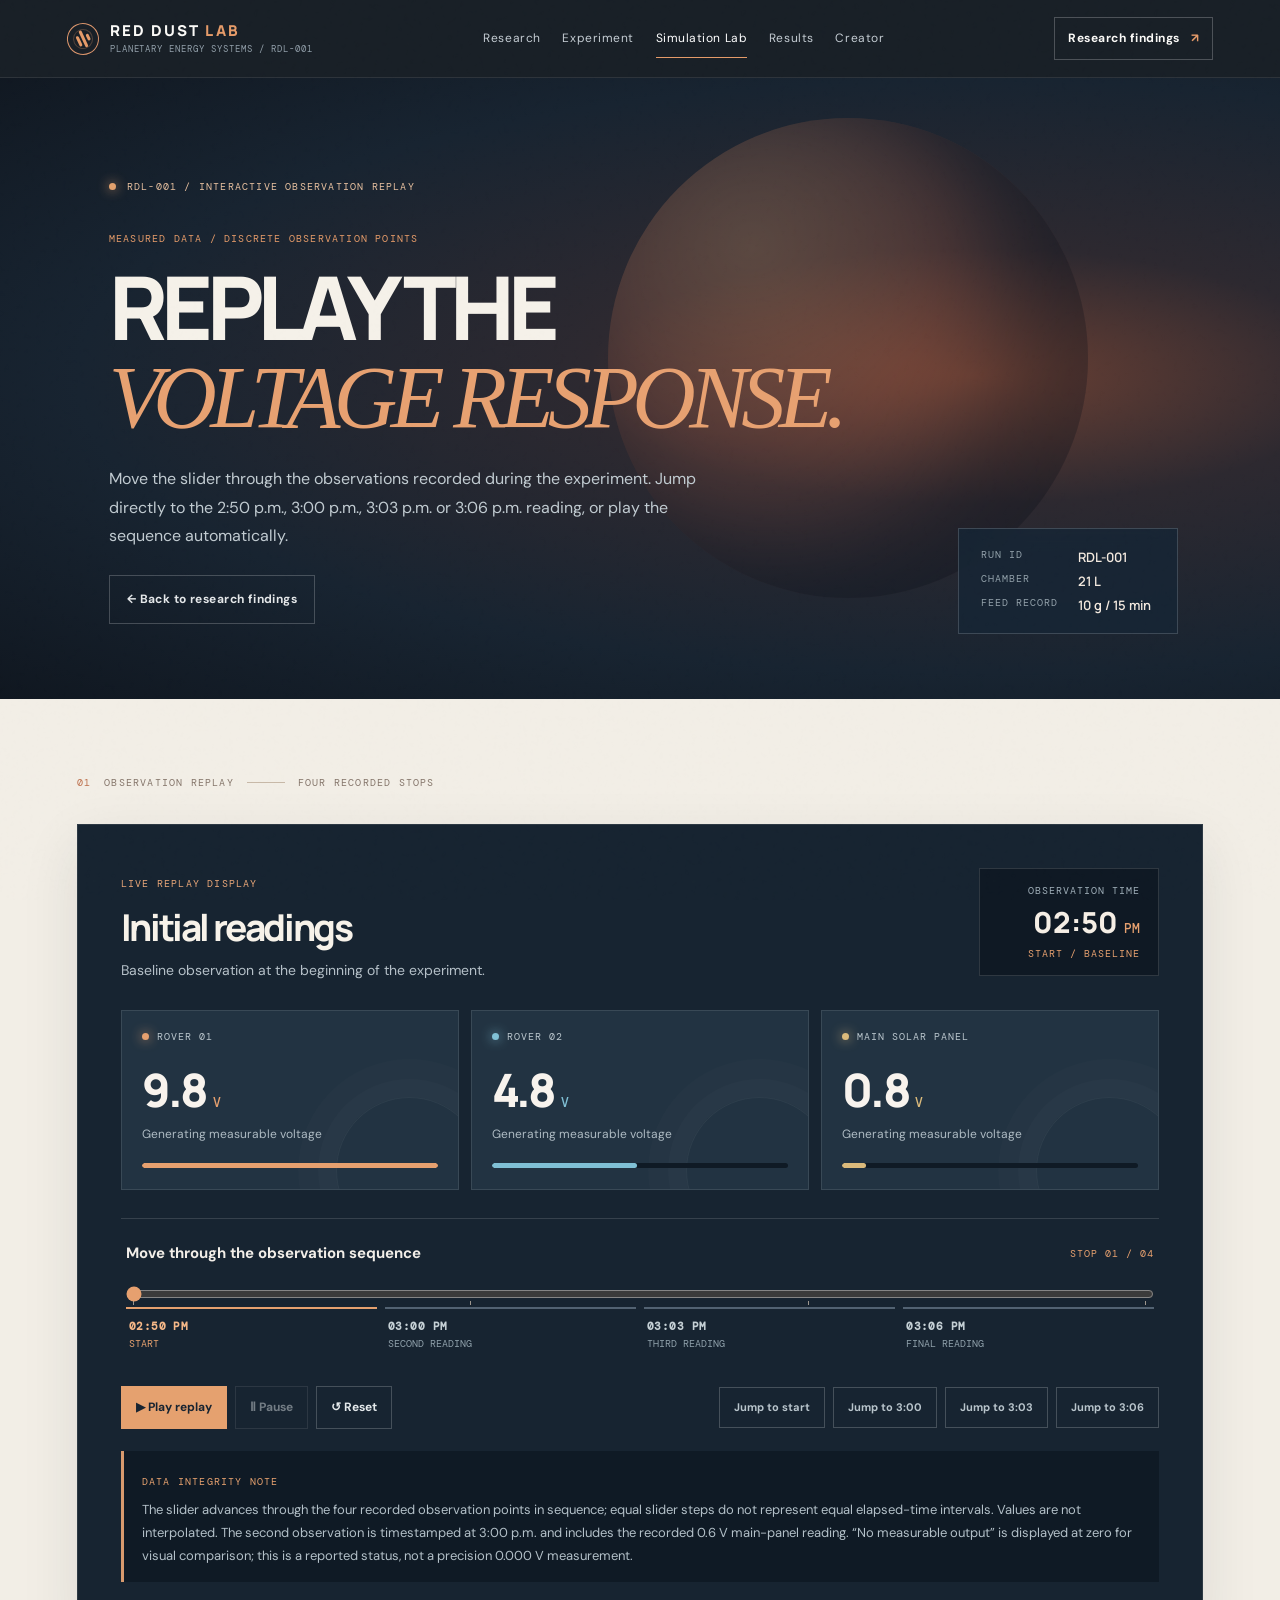
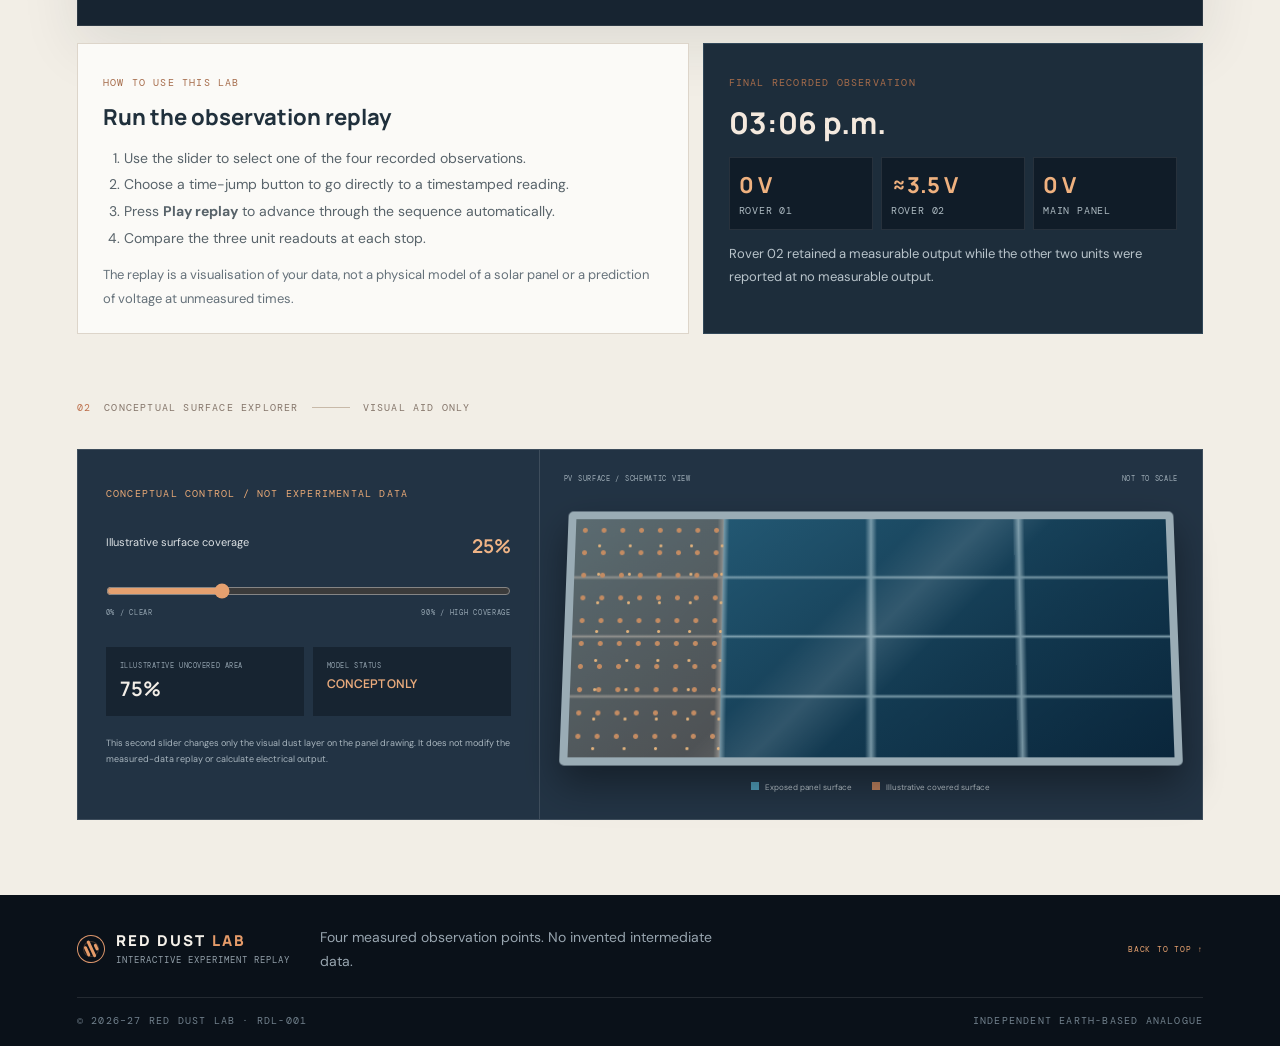
<file: simulation.html>
<!DOCTYPE html>
<html lang="en">
<head>
  <meta charset="UTF-8"><meta name="viewport" content="width=device-width, initial-scale=1.0">
  <meta name="theme-color" content="#101720">
  <meta name="description" content="Interactive replay of RED DUST LAB recorded photovoltaic voltage observations.">
  <title>Simulation Lab | RED DUST LAB</title>
  <link rel="preconnect" href="https://fonts.googleapis.com"><link rel="preconnect" href="https://fonts.gstatic.com" crossorigin>
  <link href="https://fonts.googleapis.com/css2?family=DM+Mono:wght@400;500&family=DM+Sans:wght@400;500;600;700&family=Manrope:wght@400;500;600;700;800&display=swap" rel="stylesheet">
  <link rel="stylesheet" href="styles.css">
</head>
<body class="simulation-page">
  <div class="noise" aria-hidden="true"></div>
  <header class="topbar" id="top">
    <a class="brand" href="index.html" aria-label="RED DUST LAB home"><span class="brand-mark" aria-hidden="true"><i></i><i></i><i></i></span><span class="brand-copy"><b>RED DUST <em>LAB</em></b><small>PLANETARY ENERGY SYSTEMS / RDL-001</small></span></a>
    <button class="menu-toggle" id="menuToggle" aria-label="Open navigation" aria-expanded="false">☰</button>
    <nav class="main-nav" id="mainNav" aria-label="Main navigation"><a href="index.html#research">Research</a><a href="index.html#experiment">Experiment</a><a class="active" href="simulation.html">Simulation Lab</a><a href="index.html#results">Results</a><a href="index.html#creator">Creator</a></nav>
    <a class="nav-cta" href="index.html#results">Research findings <span>↗</span></a>
  </header>
  <main>
    <section class="sim-hero">
      <div class="sim-hero-orb" aria-hidden="true"></div>
      <div class="sim-hero-content"><p class="eyebrow"><span class="pulse-dot"></span> RDL-001 / INTERACTIVE OBSERVATION REPLAY</p><p class="hero-kicker">MEASURED DATA / DISCRETE OBSERVATION POINTS</p><h1>REPLAY THE<br><em>VOLTAGE RESPONSE.</em></h1><p class="sim-hero-copy">Move the slider through the observations recorded during the experiment. Jump directly to the 2:50 p.m., 3:00 p.m., 3:03 p.m. or 3:06 p.m. reading, or play the sequence automatically.</p><a class="button button-quiet" href="index.html#results">← Back to research findings</a></div>
      <div class="sim-hero-stamp"><span>RUN ID</span><b>RDL-001</b><span>CHAMBER</span><b>21 L</b><span>FEED RECORD</span><b>10 g / 15 min</b></div>
    </section>

    <section class="sim-workspace section">
      <div class="section-shell">
        <div class="section-kicker"><span>01</span> OBSERVATION REPLAY <i></i> FOUR RECORDED STOPS</div>
        <div class="replay-panel">
          <div class="replay-topline"><div><span class="chart-overline">LIVE REPLAY DISPLAY</span><h2 id="replayTitle">Initial readings</h2><p id="replayDescription">Baseline observation at the beginning of the experiment.</p></div><div class="replay-time-box"><small>OBSERVATION TIME</small><strong id="replayTime">02:50 <i>PM</i></strong><span id="replayTag">START / BASELINE</span></div></div>
          <div class="replay-readouts">
            <article class="replay-unit unit-one"><span class="unit-label"><i></i> ROVER 01</span><strong id="rover01Value">9.8 <small>V</small></strong><span class="unit-status" id="rover01Status">Generating measurable voltage</span><div class="unit-bar"><i id="rover01Bar" style="width:100%"></i></div></article>
            <article class="replay-unit unit-two"><span class="unit-label"><i></i> ROVER 02</span><strong id="rover02Value">4.8 <small>V</small></strong><span class="unit-status" id="rover02Status">Generating measurable voltage</span><div class="unit-bar"><i id="rover02Bar" style="width:48.98%"></i></div></article>
            <article class="replay-unit unit-main"><span class="unit-label"><i></i> MAIN SOLAR PANEL</span><strong id="mainValue">0.8 <small>V</small></strong><span class="unit-status" id="mainStatus">Generating measurable voltage</span><div class="unit-bar"><i id="mainBar" style="width:8.16%"></i></div></article>
          </div>
          <div class="replay-slider-block"><div class="slider-head"><label for="observationSlider">Move through the observation sequence</label><span id="sliderCounter">STOP 01 / 04</span></div><input id="observationSlider" type="range" min="0" max="3" value="0" step="1" list="observationStops"><datalist id="observationStops"><option value="0" label="2:50"></option><option value="1" label="3:00"></option><option value="2" label="3:03"></option><option value="3" label="3:06"></option></datalist><div class="slider-ticks"><button type="button" data-jump="0"><b>02:50 PM</b><small>START</small></button><button type="button" data-jump="1"><b>03:00 PM</b><small>SECOND READING</small></button><button type="button" data-jump="2"><b>03:03 PM</b><small>THIRD READING</small></button><button type="button" data-jump="3"><b>03:06 PM</b><small>FINAL READING</small></button></div></div>
          <div class="replay-controls"><div class="playback-buttons"><button class="replay-btn replay-primary" id="playReplay" type="button">▶ Play replay</button><button class="replay-btn" id="pauseReplay" type="button" disabled>Ⅱ Pause</button><button class="replay-btn" id="resetReplay" type="button">↺ Reset</button></div><div class="jump-buttons"><button type="button" data-jump="0">Jump to start</button><button type="button" data-jump="1">Jump to 3:00</button><button type="button" data-jump="2">Jump to 3:03</button><button type="button" data-jump="3">Jump to 3:06</button></div></div>
          <div class="replay-integrity"><span>DATA INTEGRITY NOTE</span><p>The slider advances through the four recorded observation points in sequence; equal slider steps do not represent equal elapsed-time intervals. Values are not interpolated. The second observation is timestamped at 3:00 p.m. and includes the recorded 0.6 V main-panel reading. “No measurable output” is displayed at zero for visual comparison; this is a reported status, not a precision 0.000 V measurement.</p></div>
        </div>

        <div class="sim-bottom-grid">
          <article class="sim-info-card"><span class="chart-overline">HOW TO USE THIS LAB</span><h3>Run the observation replay</h3><ol><li>Use the slider to select one of the four recorded observations.</li><li>Choose a time-jump button to go directly to a timestamped reading.</li><li>Press <strong>Play replay</strong> to advance through the sequence automatically.</li><li>Compare the three unit readouts at each stop.</li></ol><p>The replay is a visualisation of your data, not a physical model of a solar panel or a prediction of voltage at unmeasured times.</p></article>
          <article class="sim-info-card sim-summary-card"><span class="chart-overline">FINAL RECORDED OBSERVATION</span><h3>03:06 p.m.</h3><div class="final-summary"><div><b>0 V</b><small>ROVER 01</small></div><div><b>≈3.5 V</b><small>ROVER 02</small></div><div><b>0 V</b><small>MAIN PANEL</small></div></div><p>Rover 02 retained a measurable output while the other two units were reported at no measurable output.</p></article>
        </div>

        <div class="section-kicker sim-second-kicker"><span>02</span> CONCEPTUAL SURFACE EXPLORER <i></i> VISUAL AID ONLY</div>
        <div class="coverage-lab reveal">
          <div class="coverage-controls"><span class="chart-overline">CONCEPTUAL CONTROL / NOT EXPERIMENTAL DATA</span><label for="coverageRange">Illustrative surface coverage <strong id="coverageValue">25%</strong></label><input id="coverageRange" type="range" min="0" max="90" value="25" step="1"><div class="coverage-range-labels"><span>0% / CLEAR</span><span>90% / HIGH COVERAGE</span></div><div class="coverage-readout"><div><small>ILLUSTRATIVE UNCOVERED AREA</small><b id="uncoveredValue">75%</b></div><div><small>MODEL STATUS</small><b>CONCEPT ONLY</b></div></div><p>This second slider changes only the visual dust layer on the panel drawing. It does not modify the measured-data replay or calculate electrical output.</p></div>
          <div class="coverage-display"><div class="coverage-display-head"><span>PV SURFACE / SCHEMATIC VIEW</span><span>NOT TO SCALE</span></div><div class="solar-mock" id="solarMock"><div class="solar-grid"></div><div class="dust-layer" id="dustLayer"></div><div class="solar-glint"></div></div><div class="coverage-legend"><span><i class="clean-key"></i>Exposed panel surface</span><span><i class="dust-key"></i>Illustrative covered surface</span></div></div>
        </div>
      </div>
    </section>
  </main>
  <footer class="footer"><div class="footer-main"><a class="brand footer-brand" href="index.html"><span class="brand-mark"><i></i><i></i><i></i></span><span class="brand-copy"><b>RED DUST <em>LAB</em></b><small>INTERACTIVE EXPERIMENT REPLAY</small></span></a><p>Four measured observation points. No invented intermediate data.</p><a class="back-top" href="#top">BACK TO TOP ↑</a></div><div class="footer-bottom"><span>© 2026–27 RED DUST LAB · RDL-001</span><span>INDEPENDENT EARTH-BASED ANALOGUE</span></div></footer>
  <script src="simulation.js"></script>
</body>
</html>
</file>
<file: styles.css>
:root{--ink:#111923;--ink-2:#182433;--ink-3:#213244;--paper:#f3f0e9;--paper-2:#e9e3d9;--white:#fbfaf7;--muted:#a4afb9;--muted-dark:#66717b;--orange:#e59b69;--orange-2:#bd704d;--gold:#e4bf7a;--blue:#77b8d3;--line-dark:#ffffff20;--line-light:#d9d1c6;--mono:"DM Mono",monospace;--sans:"DM Sans",sans-serif;--display:Manrope,"DM Sans",sans-serif;--nav-h:76px}*{box-sizing:border-box}html{scroll-behavior:smooth;scroll-padding-top:calc(var(--nav-h) + 18px)}body{margin:0;background:var(--paper);color:var(--ink);font-family:var(--sans);line-height:1.65;overflow-x:hidden}a{color:inherit;text-decoration:none}button{font:inherit}.scroll-progress{position:fixed;z-index:100;top:0;left:0;width:0;height:3px;background:linear-gradient(90deg,var(--orange),var(--gold));box-shadow:0 0 14px #e59b6970}.noise{pointer-events:none;position:fixed;inset:0;z-index:80;opacity:.025;background-image:url("data:image/svg+xml,%3Csvg viewBox='0 0 180 180' xmlns='http://www.w3.org/2000/svg'%3E%3Cfilter id='n'%3E%3CfeTurbulence type='fractalNoise' baseFrequency='.8' numOctaves='3' stitchTiles='stitch'/%3E%3C/filter%3E%3Crect width='100%25' height='100%25' filter='url(%23n)' opacity='.35'/%3E%3C/svg%3E")}.topbar{height:var(--nav-h);display:flex;align-items:center;justify-content:space-between;gap:24px;padding:0 5.2%;background:#101720f5;color:var(--white);position:sticky;top:0;z-index:50;border-bottom:1px solid #ffffff17;backdrop-filter:blur(18px)}.brand{display:flex;align-items:center;gap:11px;flex-shrink:0}.brand-mark{width:32px;height:32px;border:1px solid #db956b;border-radius:50%;display:flex;align-items:center;justify-content:center;gap:2px;transform:rotate(-25deg);position:relative}.brand-mark:after{content:"";position:absolute;inset:5px;border:1px solid #e59b6945;border-radius:50%}.brand-mark i{display:block;width:3px;border-radius:3px;background:var(--orange);height:11px}.brand-mark i:nth-child(2){height:18px}.brand-mark i:nth-child(3){height:7px}.brand-copy b{display:block;font:800 14px var(--display);letter-spacing:.14em;line-height:1.15}.brand-copy em{font-style:normal;color:var(--orange)}.brand-copy small{display:block;color:#93a0aa;font:8px var(--mono);letter-spacing:.11em;margin-top:4px}.main-nav{display:flex;align-items:center;gap:clamp(12px,2vw,28px)}.main-nav a{font-size:10px;color:#c4ccd2;letter-spacing:.045em;position:relative;transition:color .25s}.main-nav a:after{content:"";position:absolute;height:1px;bottom:-9px;left:0;width:0;background:var(--orange);transition:width .25s}.main-nav a:hover,.main-nav a.active{color:#fff}.main-nav a:hover:after,.main-nav a.active:after{width:100%}.nav-cta{font-size:10px;font-weight:700;letter-spacing:.04em;border:1px solid #ffffff39;padding:10px 13px;white-space:nowrap;transition:.25s}.nav-cta span{color:var(--orange);margin-left:8px}.nav-cta:hover{background:var(--orange);border-color:var(--orange);color:var(--ink)}.nav-cta:hover span{color:var(--ink)}.menu-toggle{display:none;background:none;border:0;color:#fff;font-size:24px;cursor:pointer}.section-shell{width:min(1180px,88%);margin-inline:auto}.section{position:relative}.hero{min-height:min(820px,calc(100svh - var(--nav-h)));min-height:760px;position:relative;display:flex;align-items:center;overflow:hidden;background:radial-gradient(ellipse at 75% 44%,#623a2d 0,#2c2730 23%,#151e29 54%,#101720 80%);color:var(--white)}.dust-canvas{position:absolute;inset:0;width:100%;height:100%;z-index:2;pointer-events:none}.hero-grid{position:absolute;inset:0;opacity:.12;background-image:linear-gradient(#ffffff12 1px,transparent 1px),linear-gradient(90deg,#ffffff12 1px,transparent 1px);background-size:84px 84px;mask-image:linear-gradient(90deg,transparent,#000 50%,#000)}.hero-planet{position:absolute;width:min(54vw,720px);aspect-ratio:1;right:4.3%;top:50%;transform:translateY(-47%);border-radius:50%;background:radial-gradient(circle at 31% 25%,#d79a6d 0,#a65f46 21%,#713e35 50%,#392a2d 76%,#1b2029 100%);box-shadow:inset -65px -35px 110px #080d16b8,inset 20px 15px 35px #f6be8050,0 0 110px #c76f4c26;animation:planetFloat 10s ease-in-out infinite}.planet-rim{position:absolute;inset:-5%;border-radius:50%;border:1px solid #e9b28b30;box-shadow:0 0 55px #e58c6220}.planet-surface{position:absolute;inset:0;border-radius:50%;overflow:hidden;background:radial-gradient(ellipse at 20% 40%,transparent 0 15%,#4b313080 16% 17%,transparent 18%),radial-gradient(ellipse at 65% 20%,#f0be8b18 0 8%,transparent 9%),radial-gradient(ellipse at 52% 75%,#171d2670 0 14%,transparent 15%),repeating-linear-gradient(164deg,transparent 0 26px,#f0b3840b 27px 29px,transparent 30px 48px)}.planet-surface:before,.planet-surface:after{content:"";position:absolute;border-radius:50%;background:#3e2b30;box-shadow:inset 4px 4px 12px #1d1d27,0 0 15px #221e24}.planet-surface:before{width:24%;height:13%;left:17%;top:34%;transform:rotate(-22deg)}.planet-surface:after{width:15%;height:9%;right:17%;top:59%;transform:rotate(18deg)}.planet-shadow{position:absolute;inset:0;border-radius:50%;background:linear-gradient(100deg,transparent 25%,#1119230b 45%,#101720c7 95%)}.hero-orbit{position:absolute;z-index:1;border:1px solid #e6b38b29;border-radius:50%;width:min(68vw,900px);height:min(22vw,300px);right:-2%;top:49%;transform:translateY(-50%) rotate(-21deg)}.orbit-two{width:min(60vw,790px);height:min(16vw,220px);right:5%;transform:translateY(-50%) rotate(18deg);border-color:#82b5c21c}.hero-content{position:relative;z-index:5;width:min(780px,66%);padding:88px 0 100px 8.5%}.eyebrow,.overline,.section-kicker,.hero-kicker,.hero-footline small,.hero-readout,.metric-index,.spec-heading,.setup-visual-head,.figure-caption,.pv-unit small,.pv-status,.chart-overline,.timeline-event small,.chart-foot,.mars-visual-top,.mars-caption,.mars-facts small,.assumption-chip,.assumption-step small,.assumption-foot span,.archive-note>span,.source-index,.footer-bottom,.scroll-cue,.hero-coordinate{font-family:var(--mono);letter-spacing:.12em}.eyebrow{font-size:9px;color:#e8c3a5;display:flex;align-items:center;gap:11px}.eyebrow>i{width:34px;height:1px;background:#c98c68}.pulse-dot,.status-dot{display:inline-block;width:7px;height:7px;border-radius:50%;background:#e3a16d;box-shadow:0 0 12px #e3a16d;animation:pulse 2s ease-in-out infinite}.hero-kicker{margin:46px 0 16px;color:var(--orange);font-size:9px}.hero h1{font:800 clamp(44px,6.15vw,82px)/.99 var(--display);letter-spacing:-.075em;margin:0;max-width:820px;text-wrap:balance}.hero h1 em,.section h2 em{font-family:Georgia,serif;color:#e6a06f;font-weight:400;letter-spacing:-.05em}.hero-copy{font-size:14px;line-height:1.8;color:#bbc3ca;max-width:450px;margin:25px 0 28px}.hero-actions{display:flex;align-items:center;gap:13px}.button{display:inline-flex;align-items:center;justify-content:center;gap:25px;padding:13px 17px;font-size:10px;font-weight:700;letter-spacing:.035em;transition:transform .25s,background .25s,border-color .25s,color .25s}.button span{font-size:16px}.button-primary{background:var(--orange);color:#171f28}.button-primary:hover{transform:translateY(-3px);background:#f2bd92;box-shadow:0 10px 30px #e59b6930}.button-quiet{border:1px solid #ffffff35;color:#e4e7e9}.button-quiet:hover{border-color:var(--orange);color:var(--orange)}.hero-footline{display:flex;gap:30px;flex-wrap:wrap;border-top:1px solid #ffffff35;padding-top:18px;margin-top:66px;max-width:690px}.hero-footline div{display:flex;flex-direction:column;gap:4px}.hero-footline small{font-size:8px;color:#87939d}.hero-footline b{font-size:10px;font-weight:500;color:#e6eaed}.hero-footline .status-dot{width:6px;height:6px;margin-right:5px}.hero-readout{position:absolute;z-index:5;right:7.8%;bottom:11%;width:260px;padding:18px;background:#182433d9;border:1px solid #ffffff2d;backdrop-filter:blur(14px);box-shadow:0 18px 80px #0005;overflow:hidden;animation:readoutIn 1s .4s both}.readout-top,.readout-bottom{display:flex;align-items:center;justify-content:space-between;gap:8px;font-size:7px;color:#aab5bd}.readout-mark{color:#e4aa7f}.readout-main{padding:22px 0 16px}.readout-main>span,.readout-stats span{display:block;color:#94a0aa;font-size:7px}.readout-main strong{font:700 45px var(--display);letter-spacing:-.07em;color:#f2f1eb}.readout-main strong small,.readout-stats small{font:500 12px var(--mono);color:var(--orange)}.readout-divider{height:1px;background:#ffffff20}.readout-stats{display:grid;grid-template-columns:1fr 1fr;gap:10px;padding:15px 0}.readout-stats b{display:block;font:600 22px var(--display);color:#f2f1eb;margin-top:4px}.readout-bottom{border-top:1px solid #ffffff20;padding-top:12px;font-size:7px}.readout-bottom span:last-child{color:var(--orange)}.readout-scan{position:absolute;left:0;right:0;height:1px;top:-2px;background:#e7a16c;opacity:.8;box-shadow:0 0 12px #e7a16c;animation:scan 6s linear infinite}.hero-coordinate{position:absolute;z-index:4;right:5.3%;top:13%;writing-mode:vertical-rl;font-size:8px;color:#f0c09c88}.hero-coordinate span{color:var(--orange)}.scroll-cue{position:absolute;z-index:6;bottom:22px;left:8.5%;display:flex;align-items:center;gap:10px;color:#929da7;font-size:7px}.scroll-cue span{width:27px;height:1px;background:var(--orange);position:relative}.scroll-cue span:after{content:"";position:absolute;right:0;top:-3px;border-right:1px solid var(--orange);border-top:1px solid var(--orange);width:6px;height:6px;transform:rotate(45deg)}.section{padding:104px 0}.section-kicker{display:flex;align-items:center;gap:13px;font-size:8px;color:#85766b;margin-bottom:33px}.section-kicker span{color:var(--orange-2)}.section-kicker i{width:38px;height:1px;background:#c8b9a8}.section-kicker.light{color:#aab5bd}.section-kicker.light span{color:var(--orange)}.section-kicker.light i{background:#ffffff30}.intro-grid{display:grid;grid-template-columns:1fr 1fr;gap:9%;align-items:start}.overline{font-size:8px;color:var(--orange-2);margin:0 0 15px}.section h2{font:750 clamp(38px,5.3vw,66px)/1.08 var(--display);letter-spacing:-.065em;margin:0;color:var(--ink)}.intro-copy{padding-top:3px;color:#606b73;font-size:12px}.intro-copy p{margin:0 0 15px}.intro-copy blockquote{font:600 16px/1.55 var(--display);color:#263542;border-left:2px solid var(--orange-2);padding:4px 0 4px 17px;margin:23px 0}.integrity-note{background:#e8e2d8;padding:14px 17px;border-left:2px solid #c17a57}.integrity-note span{font:8px var(--mono);letter-spacing:.13em;color:#a45f42}.integrity-note p{font-size:10px;margin:6px 0 0;color:#68717a}.metric-ribbon{display:grid;grid-template-columns:repeat(4,1fr);margin-top:70px;border-top:1px solid var(--line-light);border-bottom:1px solid var(--line-light)}.metric-cell{padding:19px 22px;border-right:1px solid var(--line-light);display:flex;flex-direction:column;gap:3px}.metric-cell:last-child{border-right:0}.metric-index{font-size:7px;color:#a56c4c}.metric-cell>b{font:750 34px var(--display);letter-spacing:-.05em;color:#1e2d3a;line-height:1.4}.metric-cell>b i{font:500 12px var(--mono);font-style:normal;color:#b16a4a;margin-left:4px}.metric-cell>small{font-size:9px;color:#75808a}.experiment-section,.archive-section{background:#111b27;color:var(--white);overflow:hidden}.section-heading{display:flex;align-items:end;justify-content:space-between;gap:55px;margin:0 0 45px}.section-heading h2{color:#f4f1eb}.section-heading h2 em{color:var(--orange)}.section-aside{max-width:330px;color:#9da9b3;font-size:11px;line-height:1.8;margin:0 0 6px}.setup-layout{display:grid;grid-template-columns:1.05fr .95fr;gap:24px}.setup-visual{min-height:455px;border:1px solid #ffffff20;background:linear-gradient(145deg,#1b2b3a,#17212e);padding:18px;position:relative;overflow:hidden}.setup-visual:before{content:"";position:absolute;inset:0;background-image:linear-gradient(#ffffff08 1px,transparent 1px),linear-gradient(90deg,#ffffff08 1px,transparent 1px);background-size:30px 30px;mask-image:linear-gradient(135deg,#000,transparent 90%)}.setup-visual-head{display:flex;justify-content:space-between;gap:10px;color:#9eabb6;font-size:7px;position:relative;z-index:2}.apparatus-scene{height:365px;position:relative;z-index:2;margin-top:8px}.lamp-unit{position:absolute;left:7%;top:24%;width:90px;height:130px;display:flex;align-items:center;flex-direction:column}.lamp-head{height:34px;width:62px;border-radius:32px 32px 7px 7px;background:linear-gradient(135deg,#fff3cc,#d5a46d);box-shadow:0 0 28px #f7d3939c,0 0 85px #f0bf7645;position:relative;z-index:2}.lamp-neck{width:7px;height:52px;background:#798b98}.lamp-base{width:55px;height:6px;border-radius:50%;background:#99a9b2}.lamp-unit span{font:7px var(--mono);color:#d1b18d;margin-top:10px;white-space:nowrap}.lamp-beam{position:absolute;left:10%;top:34%;width:49%;height:62%;background:linear-gradient(90deg,#f2c9852b,#f2c98500);clip-path:polygon(0 0,100% 38%,100% 62%,0 100%);filter:blur(2px);animation:beamPulse 4s ease-in-out infinite}.chamber-unit{position:absolute;left:37%;top:19%;width:39%;height:53%;}.chamber-label{font:7px var(--mono);letter-spacing:.11em;color:#aab7bf;text-align:center;margin-bottom:8px}.chamber-glass{position:relative;width:100%;height:148px;border:1px solid #a8c8cf9b;border-radius:7px 7px 12px 12px;background:linear-gradient(135deg,#a8d5de20,#5b91a625 45%,#c0e2e91b);box-shadow:inset 0 0 30px #bde8f012,0 0 24px #74b9cd14;overflow:hidden}.chamber-glass:before{content:"";position:absolute;inset:7px;border:1px solid #c5e7ec35;border-radius:4px}.chamber-floor{position:absolute;left:5%;right:5%;bottom:9px;height:8px;border-radius:50%;background:#c087593d;filter:blur(3px)}.chamber-dust{position:absolute;left:0;right:0;bottom:15px;height:70%;background-image:radial-gradient(circle,#dca36c 0 1.2px,transparent 1.8px),radial-gradient(circle,#e8c38d 0 1px,transparent 1.7px);background-size:23px 28px,35px 31px;opacity:.75;animation:dustDrift 7s linear infinite}.d2{animation-delay:-2s;opacity:.4;transform:translateY(8px)}.d3{animation-delay:-4s;opacity:.55;transform:translateY(-4px)}.chamber-volume{font:8px var(--mono);color:#c1d2d8;text-align:center;margin-top:9px}.feed-line{position:absolute;right:7%;top:29%;width:21%;display:flex;align-items:center;gap:6px;flex-direction:column}.feed-line span{font:7px var(--mono);color:var(--orange)}.feed-line i{display:block;width:100%;height:1px;background:var(--orange);position:relative}.feed-line i:after{content:"";position:absolute;right:0;top:-3px;width:6px;height:6px;border-right:1px solid var(--orange);border-top:1px solid var(--orange);transform:rotate(45deg)}.panel-rack{position:absolute;left:26%;right:12%;bottom:15%;height:85px;display:flex;align-items:end;justify-content:space-around;gap:9px;perspective:280px}.pv-mini{width:29%;height:65px;background:repeating-linear-gradient(90deg,transparent 0 23%,#79b7c7 24% 25%,transparent 26% 49%),repeating-linear-gradient(0deg,#204c64 0 23%,#83b5c5 24% 25%,#204c64 26% 49%);border:2px solid #8eabb5;transform:rotateX(9deg) skewY(-5deg);box-shadow:0 10px 17px #0005;position:relative;animation:panelGlow 4s ease-in-out infinite}.pv-mini span{position:absolute;bottom:-22px;left:0;right:0;text-align:center;font:7px var(--mono);color:#b9c8cf}.pv-two{animation-delay:.8s}.pv-main{animation-delay:1.5s}.apparatus-caption{position:absolute;bottom:0;left:0;right:0;display:flex;align-items:center;justify-content:center;gap:8px;font:7px var(--mono);color:#9aa8b1}.legend-line{width:15px;height:1px;display:inline-block}.legend-amber{background:var(--orange)}.legend-cyan{background:var(--blue);margin-left:12px}.figure-caption{font-size:8px;color:#81909b;letter-spacing:.03em;line-height:1.6;position:relative;z-index:2;margin:8px 0 0}.setup-data{display:grid;grid-template-columns:1fr 1fr;gap:11px}.spec-card{background:#192838;border:1px solid #ffffff14;padding:18px;position:relative;overflow:hidden;transition:transform .3s,border-color .3s}.spec-card:hover{transform:translateY(-4px);border-color:#d9996b80}.spec-heading{display:flex;justify-content:space-between;color:#dd9b6e;font-size:7px}.spec-heading b{color:#667b8a;font-weight:400}.spec-card h3{font:650 14px var(--display);margin:15px 0 3px}.spec-value{font:750 34px var(--display);letter-spacing:-.06em;color:#f6efe7;line-height:1.4}.spec-value small{font:500 10px var(--mono);color:var(--orange)}.spec-text{font:700 19px var(--display);letter-spacing:-.03em;margin:8px 0}.spec-card p{font-size:9px;color:#a2afb9;line-height:1.7;margin:4px 0 0}.spec-card p strong{color:#f2b98c}.pv-units{display:grid;grid-template-columns:repeat(3,1fr);gap:11px;margin-top:20px}.pv-unit{display:flex;align-items:center;gap:13px;background:#182535;border:1px solid #ffffff16;padding:14px 15px;min-width:0}.pv-unit-icon{width:41px;height:41px;flex:0 0 41px;border:1px solid #78afc15a;background:#204258;display:grid;place-items:center;position:relative;overflow:hidden}.pv-unit-icon:after{content:"";position:absolute;width:100%;height:1px;background:#9bd6e7;top:50%;left:0;opacity:.5}.pv-unit-icon span{font:700 10px var(--mono);color:#d3eff2;z-index:1}.pv-unit-icon i{position:absolute;left:0;right:0;height:8px;bottom:0;background:#5ba0bb45}.pv-unit>div:nth-child(2){display:flex;flex-direction:column;min-width:0;gap:1px}.pv-unit small{font-size:6px;color:#8294a0}.pv-unit b{font:700 13px var(--display)}.pv-unit>div:nth-child(2)>span{font-size:8px;color:#a5b1ba}.pv-status{font-size:6px;margin-left:auto;text-align:right;line-height:1.5;max-width:72px}.status-ended{color:#e0a17a}.status-active{color:#85c5ce}.method-caution{display:flex;align-items:flex-start;gap:15px;margin-top:20px;padding:16px 18px;border:1px solid #d69a6b45;background:#d69a6b0b}.caution-icon{display:grid;place-items:center;width:22px;height:22px;flex:0 0 22px;border:1px solid var(--orange);border-radius:50%;color:var(--orange);font:700 12px var(--mono)}.method-caution b{font:650 11px var(--display);color:#efb88f}.method-caution p{font-size:9px;color:#abb7c0;margin:3px 0 0;line-height:1.7}.results-section{background:#f3f0e9}.result-summary{display:grid;grid-template-columns:repeat(3,1fr);gap:12px;margin:0 0 18px}.result-highlight{background:#fffdfa;border:1px solid #e4ddd3;padding:19px 21px;position:relative;overflow:hidden}.result-highlight>span{font:7px var(--mono);letter-spacing:.11em;color:#a46b4d}.result-highlight>b{display:block;font:750 clamp(28px,3.2vw,39px) var(--display);letter-spacing:-.06em;color:#1d2b37;margin:6px 0 2px}.result-highlight>b i{font:500 12px var(--mono);font-style:normal;color:#af6f4e}.result-highlight>small{font-size:8px;color:#7d858b}.result-highlight .word-value{font-size:22px;letter-spacing:-.03em;color:#b56849}.highlight-bar{height:2px;background:#e8e2d8;margin-top:17px}.highlight-bar i{display:block;width:var(--bar,27.08%);height:2px;background:linear-gradient(90deg,var(--orange-2),var(--gold));transform-origin:left;animation:barGrow 1.2s ease-out both}.chart-panel,.table-card,.calculation-card,.timeline-card{background:#fffdfa;border:1px solid #e4ddd3}.chart-panel{padding:24px 25px 17px}.chart-header{display:flex;align-items:flex-start;justify-content:space-between;gap:20px}.chart-overline{font-size:7px;color:#ad6e4e}.chart-header h3,.table-card h3,.calculation-card h3,.timeline-heading h3{font:700 18px var(--display);letter-spacing:-.035em;margin:5px 0 3px;color:#1d2b37}.chart-header p{font-size:9px;color:#76818a;margin:0}.chart-controls{display:flex;align-items:center}.segmented{display:inline-flex;padding:3px;background:#ece7df;gap:2px}.seg-button{border:0;padding:7px 10px;font-size:8px;font-weight:700;color:#75808a;background:transparent;cursor:pointer;transition:.2s}.seg-button.active{background:#182634;color:#fff}.chart-legend{display:flex;gap:17px;flex-wrap:wrap;margin:22px 0 4px}.legend-toggle{border:0;background:none;display:inline-flex;align-items:center;gap:7px;padding:0;font-size:8px;color:#68737d;cursor:pointer;opacity:.48;transition:opacity .2s}.legend-toggle.selected{opacity:1}.legend-dot{width:8px;height:8px;border-radius:50%;display:inline-block}.c-orange{background:#c56f4b}.c-blue{background:#4f9ab5}.c-gold{background:#c49a4c}.chart-wrap{position:relative;width:100%;overflow:hidden}.chart-wrap svg{width:100%;height:auto;display:block;overflow:visible}.chart-grid-line{stroke:#e8e3da;stroke-width:1}.chart-axis-label{fill:#8b918f;font:10px var(--mono)}.chart-series{fill:none;stroke-width:3;stroke-linecap:round;stroke-linejoin:round;stroke-dasharray:1200;stroke-dashoffset:1200;animation:drawLine 1.5s cubic-bezier(.2,.6,.2,1) forwards}.series-rover01{stroke:#c56f4b}.series-rover02{stroke:#4f9ab5}.series-main{stroke:#c49a4c;stroke-width:2.5}.chart-point{stroke:#fffdfa;stroke-width:2.4;cursor:pointer;transition:r .2s}.chart-point:hover{r:7}.chart-point.rover01{fill:#c56f4b}.chart-point.rover02{fill:#4f9ab5}.chart-point.main{fill:#c49a4c}.chart-no-data{fill:#8b928f;font:9px var(--mono)}.chart-tooltip{display:none;position:absolute;z-index:5;pointer-events:none;min-width:130px;padding:9px 11px;background:#172431;color:#fff;font-size:9px;box-shadow:0 5px 20px #16233035}.chart-tooltip.visible{display:block}.chart-tooltip b{display:block;color:#f1b487;font:700 10px var(--display);margin-bottom:3px}.chart-foot{display:flex;justify-content:space-between;gap:20px;flex-wrap:wrap;border-top:1px solid #e9e3d9;padding-top:12px;margin-top:2px;font-size:7px;letter-spacing:.04em;color:#838c91}.foot-dot{display:inline-block;width:6px;height:6px;border-radius:50%;background:#c56f4b;margin-right:5px}.observation-grid{display:grid;grid-template-columns:1.35fr .65fr;gap:13px;margin-top:14px}.table-card,.calculation-card{padding:19px 20px}.table-card-head{display:flex;justify-content:space-between;align-items:center;gap:15px;margin-bottom:14px}.table-card h3,.calculation-card h3{font-size:15px}.small-action{background:transparent;border:1px solid #d7c8b9;padding:7px 10px;color:#855b43;font:8px var(--mono);cursor:pointer;transition:.2s}.small-action:hover{background:#f1e4d8;border-color:#c18460}.table-scroll{overflow-x:auto}.data-table{width:100%;border-collapse:collapse;text-align:left;font-size:9px;min-width:560px}.data-table th{padding:9px 10px;background:#f0ebe3;color:#987054;font:7px var(--mono);letter-spacing:.08em}.data-table td{padding:11px 10px;border-bottom:1px solid #ece6dd;color:#56636d;vertical-align:middle}.data-table td:first-child{font-weight:700;color:#253543}.data-table tr:last-child td{border-bottom:0}.data-table td small{color:#a17a60;font-size:8px}.verify-tag{display:inline-block;padding:3px 5px;background:#f7ead8;color:#a66d45;font:7px var(--mono);letter-spacing:.04em}.table-note{font-size:8px;line-height:1.7;color:#899097;margin:13px 0 0}.calculation-card{background:#182635;color:#f1eee8;border-color:#182635}.calculation-card h3{color:#fff}.calculation-card .chart-overline{color:#e1a176}.formula{font:10px var(--mono);background:#ffffff0d;padding:12px;margin:14px 0;color:#f0c39d}.formula span{color:#fff}.calc-row{display:flex;justify-content:space-between;gap:8px;padding:9px 0;border-bottom:1px solid #ffffff18;font-size:8px;color:#b9c4cb}.calc-row b{color:#f1ae7f;font:700 11px var(--display);white-space:nowrap}.calculation-card .table-note{color:#91a0ab}.timeline-card{padding:21px 23px;margin-top:14px}.timeline-heading{display:flex;align-items:center;justify-content:space-between;gap:15px}.timeline-badge{background:#f0e8dd;color:#9c6848;padding:6px 9px;font:7px var(--mono);letter-spacing:.05em}.timeline-track{display:grid;grid-template-columns:repeat(4,1fr);gap:15px;margin:24px 0 3px;position:relative}.timeline-track:before{content:"";position:absolute;top:6px;left:0;right:0;height:1px;background:#ddd4c9}.timeline-event{position:relative;padding-top:25px}.timeline-pin{position:absolute;top:0;left:0;width:12px;height:12px;border-radius:50%;background:#c77a53;border:3px solid #fffdfa;box-shadow:0 0 0 1px #c77a53}.event-warning .timeline-pin{background:#d7a54e;box-shadow:0 0 0 1px #d7a54e}.event-end .timeline-pin{background:#4c9ab1;box-shadow:0 0 0 1px #4c9ab1}.timeline-event small{display:block;font-size:7px;color:#a06a4c}.timeline-event b{display:block;font:700 12px var(--display);margin:4px 0;color:#283845}.timeline-event p{font-size:8px;color:#7a858d;line-height:1.6;margin:0}.mars-section{background:linear-gradient(128deg,#111b27,#202a33 65%,#382a2b);color:#f5f2ec;overflow:hidden}.mars-layout{display:grid;grid-template-columns:.95fr 1.05fr;gap:9%;align-items:center}.mars-copy h2{color:#f4f1eb;margin-bottom:21px}.mars-copy h2 em{color:#e5a06e}.mars-copy>p:not(.overline){font-size:10px;line-height:1.9;color:#aab5bd}.mars-copy strong{color:#f0c29c}.text-arrow{display:inline-flex;gap:15px;align-items:center;border-bottom:1px solid #e5a06e;padding-bottom:6px;color:#edb486;font-size:9px;margin-top:14px}.text-arrow span{font-size:14px}.mars-visual{position:relative;min-height:360px;padding:18px;border:1px solid #ffffff26;background:#ffffff08;overflow:hidden}.mars-visual-top,.mars-caption{display:flex;justify-content:space-between;font-size:7px;color:#b5c1c8}.mars-disc{position:absolute;width:85%;aspect-ratio:1;border-radius:50%;left:7%;top:13%;overflow:hidden;background:radial-gradient(circle at 35% 28%,#c9875f,#924f3e 34%,#67392f 67%,#3b2a2b 100%);box-shadow:inset -32px -16px 55px #100f18b8,0 0 40px #b96d4d26}.mars-disc:before{content:"";position:absolute;inset:0;background:repeating-linear-gradient(170deg,transparent 0 25px,#f5c49a14 26px 28px,transparent 29px 50px)}.mars-crater{position:absolute;border-radius:50%;background:#633a34;box-shadow:inset 4px 5px 9px #2d2228,0 0 5px #edb08422}.crater-a{width:22%;height:10%;left:16%;top:28%;transform:rotate(-18deg)}.crater-b{width:18%;height:8%;right:14%;top:57%;transform:rotate(14deg)}.crater-c{width:12%;height:6%;left:45%;top:71%}.mars-ridge{position:absolute;left:-10%;right:-10%;bottom:18%;height:32%;background:linear-gradient(160deg,transparent 10%,#432d2e 11% 16%,transparent 17% 28%,#4e3030 29% 36%,transparent 37%),linear-gradient(0deg,#33272b,#56373370);clip-path:polygon(0 56%,16% 35%,28% 50%,46% 15%,57% 42%,72% 22%,100% 46%,100% 100%,0 100%)}.mars-surface-dust{position:absolute;inset:0;background-image:radial-gradient(circle,#e5b487 0 1px,transparent 1.7px);background-size:25px 21px;opacity:.4;animation:dustDrift 20s linear infinite}.mars-rover{position:absolute;width:140px;height:65px;bottom:25%;left:43%;transform:scale(.9);filter:drop-shadow(0 8px 5px #170f12aa);animation:roverBob 6s ease-in-out infinite}.rover-body{position:absolute;left:23px;bottom:20px;width:90px;height:29px;background:linear-gradient(135deg,#e6c58e,#a8794f);border:2px solid #f4d7a6;clip-path:polygon(9% 0,91% 0,100% 100%,0 100%)}.rover-mast{position:absolute;left:70px;bottom:49px;width:4px;height:34px;background:#c9d4d1}.rover-mast:after{content:"";position:absolute;top:-5px;left:-5px;width:14px;height:10px;background:#d7e1dc;border-radius:2px}.rover-wheel{position:absolute;bottom:5px;width:19px;height:22px;border-radius:6px;background:#28333a;border:3px solid #b9a17b}.w1{left:27px}.w2{left:60px}.w3{right:18px}.rover-solar{position:absolute;bottom:27px;width:33px;height:22px;background:repeating-linear-gradient(90deg,#2d6075 0 9px,#90bbbc 10px 11px);border:1px solid #d0d8c5}.s1{left:-6px;transform:skewY(-12deg)}.s2{right:-7px;transform:skewY(12deg)}.mars-caption{position:absolute;bottom:15px;left:18px;right:18px}.mars-orbit-line{position:absolute;left:-10%;top:48%;width:120%;height:1px;background:#f1c09836;transform:rotate(-22deg)}.mars-facts{display:grid;grid-template-columns:repeat(4,1fr);gap:0;margin-top:50px;border-top:1px solid #ffffff29;border-bottom:1px solid #ffffff29}.mars-facts>div{padding:18px 15px;border-right:1px solid #ffffff20;display:flex;flex-direction:column;gap:4px}.mars-facts>div:last-child{border-right:0}.mars-facts small{font-size:7px;color:#dba17b}.mars-facts b{font:650 15px var(--display);color:#f4f0ea}.mars-facts span{font-size:8px;color:#9eabb4}.scale-section{background:#e9e4db}.scale-section .section-kicker{color:#776e65}.scale-grid{display:grid;grid-template-columns:repeat(3,1fr);gap:13px}.scale-card{background:#fffdfa;border:1px solid #ddd6cb;padding:21px;min-height:190px;position:relative;overflow:hidden}.scale-card-dark{background:#172533;color:#fff;border-color:#172533}.scale-card-dark .chart-overline{color:#e4a16f}.scale-card .chart-overline{font-size:7px}.scale-number{font:750 35px var(--display);letter-spacing:-.07em;color:#24323d;margin:13px 0 3px}.scale-card-dark .scale-number{color:#f5eee6}.scale-number small{font:500 11px var(--mono);color:#b26d4d;letter-spacing:0}.scale-card p{font-size:9px;color:#76818a;margin:0;line-height:1.7}.scale-card-dark p{color:#aebac2}.scale-equation{font:8px var(--mono);color:#ab714f;margin-top:17px;padding-top:10px;border-top:1px solid #ded7cd}.scale-card-dark .scale-equation{border-color:#ffffff22;color:#e4b18e}.assumption-panel{background:#fffdfa;border:1px solid #ddd6cb;margin-top:15px;padding:25px}.assumption-head{display:flex;justify-content:space-between;align-items:start;gap:20px}.assumption-head h3{font:700 18px var(--display);margin:4px 0;color:#253440}.assumption-chip{font-size:7px;padding:6px 8px;border:1px solid #d7a15b;color:#a7753e;white-space:nowrap}.assumption-flow{display:grid;grid-template-columns:1fr auto 1fr auto 1fr;align-items:center;gap:14px;margin:24px 0 20px}.assumption-step{padding:14px;background:#f2eee7;min-height:96px}.assumption-step small{display:block;font-size:6px;color:#a26d4e;line-height:1.5}.assumption-step b{display:block;font:750 22px var(--display);letter-spacing:-.04em;color:#253440;margin:7px 0 2px}.assumption-step span{font-size:8px;color:#7b858b}.assumption-symbol{font:700 18px var(--display);color:#b97855}.assumption-result{background:#172635}.assumption-result small{color:#d5a27e}.assumption-result b{color:#fff}.assumption-result span{color:#adb9c1}.assumption-foot{display:grid;grid-template-columns:1fr 1fr;gap:12px;border-top:1px solid #e5ded4;padding-top:16px}.assumption-foot>div{display:flex;flex-direction:column;gap:5px}.assumption-foot span{font-size:7px;color:#a27254}.assumption-foot b{font:700 16px var(--display);color:#283945}.assumption-foot b small{font:500 9px var(--mono);color:#7b868d}.assumption-warning{font-size:8px;line-height:1.8;color:#7e8588;margin:17px 0 0;padding:12px 14px;background:#f5eee4;border-left:2px solid #c48a60}.assumption-warning strong{color:#975f42}.sol-extrapolation{display:flex;align-items:center;justify-content:space-between;gap:25px;background:#d8cbbd;padding:20px 23px;margin-top:14px}.sol-extrapolation h3{font:650 14px var(--display);margin:6px 0;color:#263641}.sol-extrapolation p{font-size:8px;color:#69747a;margin:0}.sol-result{text-align:right;white-space:nowrap}.sol-result b{display:block;font:750 31px var(--display);color:#9e5d40;letter-spacing:-.06em}.sol-result b small{font:500 12px var(--mono)}.sol-result span{font-size:7px;color:#6b777e}.scientific-caveat{padding:14px 18px;border:1px dashed #c6ad96;font-size:8px;line-height:1.8;color:#6e787d;margin:14px 0 0}.methods-section{background:#f6f3ed}.method-grid{display:grid;grid-template-columns:1fr 1fr;gap:12px}.method-card{display:flex;gap:17px;background:#fffdfa;border:1px solid #e6dfd5;padding:20px}.method-number{font:500 17px var(--mono);color:#bd7653}.method-card h3{font:700 14px var(--display);margin:0 0 4px;color:#263642}.method-card p{font-size:9px;color:#707b82;line-height:1.8;margin:0}.limitations-panel{display:grid;grid-template-columns:.7fr 1.3fr;gap:35px;margin-top:17px;background:#172533;color:#f3f0e9;padding:25px}.limitations-title h3{font:700 18px var(--display);margin:8px 0}.limitations-title p{font-size:9px;color:#a4b0b8;max-width:220px}.limitations-title .chart-overline{color:#e4a16f}.limitation-list{display:grid;grid-template-columns:1fr 1fr;gap:0 20px}.limitation-list>div{display:flex;gap:10px;padding:10px 0;border-bottom:1px solid #ffffff1a}.limitation-list span{font:8px var(--mono);color:#e1a177;padding-top:2px}.limitation-list p{font-size:8px;color:#b5c0c7;line-height:1.7;margin:0}.evidence-section{background:#eae5dc}.evidence-heading{display:flex;justify-content:space-between;align-items:end;gap:30px;margin-bottom:35px}.evidence-heading h2{font:750 clamp(37px,5vw,60px)/1.08 var(--display);letter-spacing:-.065em;margin:0;color:#202f3a}.evidence-heading h2 em{font-family:Georgia,serif;font-weight:400;color:#b66d4d}.evidence-heading .section-aside{color:#737d83}.evidence-heading code{background:#ddd4c8;padding:2px 4px;color:#875a40}.evidence-grid{display:grid;grid-template-columns:repeat(3,1fr);gap:14px}.evidence-slot{background:#fffdfa;border:1px solid #ddd6cb;overflow:hidden}.evidence-art{height:180px;position:relative;display:grid;place-items:center;overflow:hidden;background:linear-gradient(145deg,#1a2836,#3a3032)}.evidence-icon{position:absolute;top:13px;left:14px;color:#f0b68b;font:8px var(--mono);z-index:2}.evidence-lines{position:absolute;inset:0;background-image:linear-gradient(#ffffff13 1px,transparent 1px),linear-gradient(90deg,#ffffff13 1px,transparent 1px);background-size:25px 25px}.evidence-box{width:46%;height:55%;border:2px solid #b8d5d9;border-radius:7px;background:#80b1bc19;box-shadow:inset 0 0 25px #9fd3d815,0 0 25px #b7d9dc16;position:relative}.evidence-box:after{content:"";position:absolute;left:110%;top:40%;width:55%;height:1px;background:#e0a476;box-shadow:0 0 20px #e0a476}.evidence-art-setup:after{content:"";position:absolute;width:10px;height:64px;left:20%;bottom:25%;background:linear-gradient(#f7d9a6,#b8764b);border-radius:6px 6px 2px 2px;box-shadow:0 0 30px #f7d9a680}.evidence-art-reading{background:radial-gradient(circle at center,#314b5a,#182431 72%)}.meter-face{background:#dbe3d3;color:#1b3329;font:700 30px var(--mono);padding:14px 22px;border:6px solid #829197;border-radius:7px;box-shadow:0 10px 25px #0005}.meter-face span{font-size:12px;margin-left:4px}.evidence-art-chamber{background:linear-gradient(140deg,#273743,#19212c)}.glass-shape{width:36%;height:65%;border:2px solid #a9d4dc;border-radius:5px 5px 12px 12px;background:linear-gradient(140deg,#b1e1e41c,#709ba52a);position:relative;box-shadow:inset 0 0 20px #9ed4df15}.glass-shape:after{content:"";position:absolute;left:0;right:0;bottom:12%;height:20%;background:#cf89583b}.glass-shape i{position:absolute;width:4px;height:4px;border-radius:50%;background:#dfb27b;left:30%;top:30%;box-shadow:20px 15px #dfb27b,40px 4px #dfb27b,12px 39px #dfb27b;animation:floatParticle 4s ease-in-out infinite}.evidence-slot>div:last-child{padding:16px 17px 18px}.evidence-slot small{font:7px var(--mono);color:#a56a4b;letter-spacing:.1em}.evidence-slot h3{font:700 14px var(--display);margin:5px 0}.evidence-slot p{font-size:8px;color:#7c858b;line-height:1.7;min-height:45px;margin:0 0 10px}.evidence-slot code{font:7px var(--mono);color:#a06a4c;background:#f0ebe4;padding:5px 7px}.video-note{display:flex;align-items:center;gap:15px;padding:17px 19px;background:#172533;color:#f2f0e9;margin-top:14px}.video-play{display:grid;place-items:center;width:35px;height:35px;border:1px solid #e5a06f;border-radius:50%;font-size:11px;color:#e5a06f;padding-left:2px;flex-shrink:0}.video-note b{font:650 12px var(--display)}.video-note p{font-size:8px;color:#a8b4bc;margin:3px 0 0}.link-pending{margin-left:auto;font:7px var(--mono);color:#e4a16f;white-space:nowrap}.archive-section{padding-bottom:75px}.source-list{border-top:1px solid #ffffff2c}.source-item{display:grid;grid-template-columns:100px 1fr 30px;align-items:center;gap:20px;border-bottom:1px solid #ffffff20;padding:18px 14px;transition:background .25s,padding .25s}.source-item:hover{background:#ffffff08;padding-left:20px}.source-index{font-size:7px;color:#e5a16f}.source-item b{font:650 12px var(--display);color:#f4f0e9}.source-item p{font-size:8px;color:#9eabb5;margin:3px 0 0}.source-arrow{justify-self:end;color:#e5a16f;font-size:16px}.archive-note{display:grid;grid-template-columns:140px 1fr;gap:20px;margin-top:25px;padding:18px 20px;background:#ffffff0a;border:1px solid #ffffff16}.archive-note>span{font-size:7px;color:#e5a16f}.archive-note p{font-size:8px;color:#a9b4bc;line-height:1.8;margin:0}.footer{background:#0a1119;color:#f4f0e9;padding:30px 6% 17px}.footer-main{display:flex;align-items:center;gap:30px;padding-bottom:24px}.footer-brand .brand-mark{width:28px;height:28px}.footer-main>p{font-size:9px;color:#98a5af;margin:0;max-width:400px}.back-top{margin-left:auto;font:8px var(--mono);color:#e6a16f;letter-spacing:.1em}.footer-bottom{border-top:1px solid #ffffff1b;padding-top:14px;display:flex;align-items:center;justify-content:space-between;gap:15px;flex-wrap:wrap;color:#71808c;font-size:7px}.reveal{
    opacity:1;
    transform:none;
    transition:opacity .75s ease,transform .75s cubic-bezier(.2,.7,.2,1);
}
.reveal.is-visible{
    opacity:1;
    transform:none;
}.reveal-delay-1{transition-delay:.12s}.reveal-delay-2{transition-delay:.22s}.reveal-delay-3{transition-delay:.32s}
@keyframes pulse{0%,100%{opacity:1;box-shadow:0 0 7px #e3a16d}50%{opacity:.48;box-shadow:0 0 17px #e3a16d}}@keyframes planetFloat{0%,100%{translate:0 0}50%{translate:0 -13px}}@keyframes readoutIn{from{opacity:0;transform:translateY(18px)}to{opacity:1;transform:translateY(0)}}@keyframes scan{0%{top:-2px}100%{top:100%}}@keyframes beamPulse{0%,100%{opacity:.5}50%{opacity:1}}@keyframes dustDrift{0%{background-position:0 0,9px 13px;transform:translateY(4px)}50%{background-position:18px -25px,23px -8px;transform:translateY(-5px)}100%{background-position:35px -50px,37px -29px;transform:translateY(4px)}}@keyframes panelGlow{0%,100%{filter:brightness(.92)}50%{filter:brightness(1.24)}}@keyframes roverBob{0%,100%{translate:0 0}50%{translate:0 -4px}}@keyframes barGrow{from{transform:scaleX(0)}to{transform:scaleX(1)}}@keyframes drawLine{to{stroke-dashoffset:0}}@keyframes floatParticle{0%,100%{transform:translate(0,0)}50%{transform:translate(7px,-9px)}}
@media(max-width:1050px){.main-nav{gap:12px}.main-nav a{font-size:9px}.nav-cta{display:none}.hero-readout{right:5%;width:230px}.hero-content{width:72%;padding-left:6%}.hero h1{font-size:clamp(44px,6.4vw,74px)}.hero-planet{right:-2%;width:59vw}.pv-unit{padding:12px 10px;gap:8px}.pv-status{font-size:5px}.section-shell{width:90%}}
@media(max-width:760px){:root{--nav-h:68px}.topbar{padding:0 5%;gap:12px}.menu-toggle{display:block;order:3}.main-nav{display:none;position:absolute;top:var(--nav-h);left:0;right:0;background:#101720f7;padding:17px 6% 22px;flex-direction:column;align-items:stretch;gap:0;border-bottom:1px solid #ffffff22}.main-nav.open{display:flex}.main-nav a{font-size:12px;padding:10px 0;border-bottom:1px solid #ffffff13}.main-nav a:after{display:none}.hero{min-height:800px;align-items:flex-start}.hero-content{width:100%;padding:75px 6% 190px}.hero h1{font-size:clamp(43px,10.5vw,70px)}.hero-copy{max-width:400px}.hero-planet{width:73vw;right:-20%;top:62%;opacity:.55}.hero-orbit{width:100vw;top:62%}.hero-readout{right:6%;bottom:54px;width:215px;padding:13px}.readout-main{padding:10px 0}.readout-main strong{font-size:35px}.readout-stats{padding:8px 0}.readout-stats b{font-size:18px}.hero-coordinate{right:4%;top:20%}.hero-footline{gap:16px;margin-top:45px}.scroll-cue{left:6%;bottom:18px}.section{padding:76px 0}.section-shell{width:88%}.intro-grid,.mars-layout{grid-template-columns:1fr;gap:24px}.intro-grid h2{font-size:48px}.intro-copy{max-width:620px}.metric-ribbon{grid-template-columns:1fr 1fr;margin-top:42px}.metric-cell:nth-child(2){border-right:0}.metric-cell:nth-child(-n+2){border-bottom:1px solid var(--line-light)}.metric-cell{padding:15px}.section-heading{display:block;margin-bottom:30px}.section-aside{margin-top:15px;max-width:550px}.setup-layout{grid-template-columns:1fr}.setup-visual{min-height:410px}.apparatus-scene{height:325px}.chamber-glass{height:130px}.panel-rack{bottom:13%}.setup-data{grid-template-columns:1fr 1fr}.pv-units{grid-template-columns:1fr}.pv-status{font-size:7px;max-width:none}.result-summary{grid-template-columns:1fr}.result-highlight{padding:15px 17px}.chart-panel{padding:18px 15px}.chart-header{display:block}.chart-controls{margin-top:14px}.chart-legend{gap:12px}.observation-grid{grid-template-columns:1fr}.timeline-track{grid-template-columns:1fr 1fr;row-gap:22px}.timeline-track:before{display:none}.timeline-event{border-top:1px solid #ddd4c9;padding-top:13px}.timeline-pin{top:-6px}.mars-visual{min-height:330px}.mars-disc{width:73%;left:13%;top:18%}.mars-facts{grid-template-columns:1fr 1fr}.mars-facts>div:nth-child(2){border-right:0}.mars-facts>div:nth-child(-n+2){border-bottom:1px solid #ffffff20}.scale-grid{grid-template-columns:1fr}.scale-card{min-height:unset}.assumption-flow{grid-template-columns:1fr;gap:7px}.assumption-symbol{text-align:center;line-height:1}.assumption-step{min-height:unset}.assumption-foot{grid-template-columns:1fr}.sol-extrapolation{align-items:flex-start;flex-direction:column}.sol-result{text-align:left}.method-grid{grid-template-columns:1fr}.limitations-panel{grid-template-columns:1fr;gap:12px}.limitations-title p{max-width:unset}.evidence-heading{display:block}.evidence-grid{grid-template-columns:1fr 1fr}.evidence-slot:last-child{grid-column:span 2}.evidence-slot p{min-height:unset}.archive-note{grid-template-columns:1fr;gap:8px}.footer-main{align-items:flex-start;flex-wrap:wrap;gap:15px}.footer-main>p{order:3;flex-basis:100%}.back-top{margin-left:auto}}
@media(max-width:480px){.brand-copy b{font-size:12px}.brand-copy small{font-size:6px}.brand-mark{width:28px;height:28px}.hero{min-height:830px}.hero-content{padding-top:65px}.eyebrow{font-size:7px;gap:7px}.eyebrow>i{width:18px}.hero-kicker{font-size:7px;margin-top:34px}.hero h1{font-size:clamp(40px,11.6vw,55px)}.hero-copy{font-size:12px}.hero-actions{align-items:stretch;flex-direction:column;max-width:290px}.button{justify-content:space-between}.hero-footline{gap:14px}.hero-footline div{min-width:40%}.hero-footline b{font-size:8px}.hero-readout{width:205px;bottom:50px}.hero-coordinate{display:none}.section h2{font-size:43px}.metric-cell>b{font-size:29px}.setup-visual{padding:13px;min-height:365px}.apparatus-scene{height:290px}.lamp-unit{left:1%;transform:scale(.82);transform-origin:top left}.chamber-unit{left:29%;width:43%}.feed-line{right:1%;width:19%}.panel-rack{left:22%;right:5%;gap:5px;bottom:14%}.pv-mini{height:50px}.apparatus-caption{font-size:6px;gap:5px}.setup-data{grid-template-columns:1fr}.spec-card{padding:15px}.spec-value{font-size:30px}.spec-text{font-size:17px}.pv-unit{padding:11px}.chart-header h3{font-size:16px}.seg-button{padding:7px 8px;font-size:7px}.chart-legend{gap:9px}.legend-toggle{font-size:7px}.chart-foot{font-size:6px}.table-card{padding:15px 12px}.table-card-head{align-items:flex-start}.table-card h3{font-size:14px}.small-action{font-size:7px;padding:6px}.timeline-card{padding:17px 14px}.timeline-heading{align-items:flex-start;flex-direction:column}.timeline-track{grid-template-columns:1fr}.timeline-track:before{display:block;top:0;bottom:0;left:5px;width:1px;height:auto;right:auto}.timeline-event{padding:0 0 0 23px;border:0}.timeline-pin{top:3px;left:0}.mars-facts>div{padding:14px 9px}.mars-facts b{font-size:12px}.mars-facts small{font-size:6px}.mars-visual{min-height:290px}.mars-rover{transform:scale(.66);transform-origin:center}.scale-card{padding:17px}.assumption-panel{padding:17px 14px}.assumption-head h3{font-size:15px}.assumption-foot b{font-size:14px}.limitation-list{grid-template-columns:1fr}.evidence-grid{grid-template-columns:1fr}.evidence-slot:last-child{grid-column:auto}.evidence-art{height:160px}.video-note{align-items:flex-start}.link-pending{font-size:6px}.source-item{grid-template-columns:55px 1fr 15px;gap:10px;padding:15px 4px}.source-item b{font-size:10px}.source-item p{font-size:7px}.source-index{font-size:6px}.footer-bottom{font-size:6px}}
@media(prefers-reduced-motion:reduce){html{scroll-behavior:auto}*,*::before,*::after{animation-duration:.01ms!important;animation-iteration-count:1!important;transition-duration:.01ms!important}.reveal{opacity:1;transform:none}.dust-canvas{display:none}}
@media print{.topbar,.scroll-progress,.dust-canvas,.hero-orbit,.scroll-cue,.hero-actions,.chart-controls,.small-action,.video-note,.footer{display:none!important}.hero{min-height:0;padding:30px 0}.hero-content{width:100%;padding:25px;color:#111}.hero-planet,.hero-readout{display:none}.hero h1{font-size:36px;color:#111}.hero-copy,.hero-footline b{color:#333}.section{padding:25px 0;break-inside:avoid}.experiment-section,.mars-section,.archive-section,.calculation-card{background:#fff!important;color:#111!important}.section h2,.section-heading h2,.mars-copy h2{color:#111!important}.section-aside,.mars-copy>p:not(.overline),.method-caution p,.source-item p{color:#444!important}.chart-panel,.table-card,.timeline-card,.result-highlight,.scale-card,.assumption-panel,.method-card{break-inside:avoid}.reveal{opacity:1!important;transform:none!important}.noise{display:none}}

/* Preserved conceptual dust-coverage explorer from the original site */
.simulation-section{background:#182634;color:#f3f0e9;overflow:hidden}.simulation-section .section-heading h2{color:#f3f0e9}.coverage-lab{display:grid;grid-template-columns:.82fr 1.18fr;background:#223344;border:1px solid #ffffff20}.coverage-controls{padding:28px}.coverage-controls>.chart-overline{color:#e7a876}.coverage-controls label{display:flex;justify-content:space-between;gap:12px;margin-top:27px;font-size:11px;color:#dce1e4}.coverage-controls label strong{font:650 19px var(--display);color:#f0b486}.coverage-controls input[type=range]{width:100%;margin:24px 0 9px;accent-color:#e5a06f;cursor:pointer}.coverage-range-labels{display:flex;justify-content:space-between;color:#95a5b1;font:7px var(--mono);letter-spacing:.1em}.coverage-readout{display:grid;grid-template-columns:1fr 1fr;gap:9px;margin-top:30px}.coverage-readout>div{background:#172431;padding:14px}.coverage-readout small{display:block;color:#91a1ad;font:7px var(--mono);letter-spacing:.08em}.coverage-readout b{display:block;font:650 20px var(--display);color:#f3eee7;margin-top:5px}.coverage-readout>div:last-child b{font-size:12px;color:#e9aa7c}.coverage-controls>p{font-size:9px;color:#a9b6bf;line-height:1.8;margin:19px 0 0}.coverage-display{border-left:1px solid #ffffff20;padding:24px}.coverage-display-head{display:flex;justify-content:space-between;color:#9eacb6;font:7px var(--mono);letter-spacing:.1em}.solar-mock{height:255px;max-width:630px;margin:26px auto 17px;position:relative;overflow:hidden;border:8px solid #9aacb5;border-radius:5px;background:linear-gradient(145deg,#28627e,#12384f 65%,#0a263b);box-shadow:0 17px 38px #0006;transform:perspective(700px) rotateX(5deg)}.solar-grid{position:absolute;inset:0;background:linear-gradient(90deg,transparent 24%,#9cb9c4 25%,transparent 26%,transparent 49%,#9cb9c4 50%,transparent 51%,transparent 74%,#9cb9c4 75%,transparent 76%),linear-gradient(0deg,transparent 24%,#9cb9c4 25%,transparent 26%,transparent 49%,#9cb9c4 50%,transparent 51%,transparent 74%,#9cb9c4 75%,transparent 76%);background-size:100% 100%;opacity:.72}.dust-layer{position:absolute;inset:0;background-color:#a96f4a22;background-image:radial-gradient(circle,#c38b62 0 2px,transparent 3px),radial-gradient(circle,#e0b17c 0 1px,transparent 2px),linear-gradient(130deg,#bb805d40,#7e4e3a65);background-size:19px 23px,31px 29px,100% 100%;background-position:0 0,9px 13px;clip-path:inset(0 75% 0 0);transition:clip-path .35s ease}.solar-glint{position:absolute;inset:0;background:linear-gradient(135deg,transparent 42%,#ffffff1e 50%,transparent 58%);pointer-events:none}.coverage-legend{display:flex;justify-content:center;gap:20px;flex-wrap:wrap;color:#b8c3ca;font-size:8px}.coverage-legend i{display:inline-block;width:8px;height:8px;margin-right:6px}.clean-key{background:#4e9bb8}.dust-key{background:#bb805d}.coverage-foot{font-size:8px;line-height:1.7;color:#94a5b0;margin:13px 0 0}.coverage-foot strong{color:#e9aa7c}
@media(max-width:760px){.coverage-lab{grid-template-columns:1fr}.coverage-display{border-left:0;border-top:1px solid #ffffff20;padding:20px}.coverage-controls{padding:22px}.solar-mock{height:220px}}
@media(max-width:480px){.coverage-controls{padding:17px}.solar-mock{height:180px}.coverage-legend{font-size:7px}}
.future-phase-grid{display:grid;grid-template-columns:1fr 1fr;gap:12px;margin-top:16px}.future-phase-grid article{padding:18px 20px;background:#eee7dc;border:1px solid #e0d6ca}.future-phase-grid .chart-overline{color:#a96b4a}.future-phase-grid h3{font:700 14px var(--display);color:#293944;margin:6px 0}.future-phase-grid p{font-size:8px;color:#6e7a81;line-height:1.8;margin:0 0 11px}.future-phase-grid b{font:7px var(--mono);letter-spacing:.1em;color:#a46b4c}@media(max-width:760px){.future-phase-grid{grid-template-columns:1fr}}


/* ================= RED DUST LAB v3 · readability and research additions ================= */
:root{--nav-h:78px}
body{font-size:16px;line-height:1.72}
.main-nav{gap:clamp(12px,1.7vw,24px)}
.main-nav a,.nav-cta{font-size:12px}
.brand-copy b{font-size:15px}.brand-copy small{font-size:9px}
.eyebrow,.overline,.section-kicker,.hero-kicker{font-size:10px}
.hero-copy{font-size:16px;max-width:520px}
.hero-footline small{font-size:9px}.hero-footline b{font-size:12px}
.hero-readout{font-size:9px}.readout-top,.readout-bottom{font-size:8px}.readout-main>span,.readout-stats span{font-size:8px}
.section-kicker{font-size:10px}.intro-copy{font-size:15px;line-height:1.85}.intro-copy blockquote{font-size:17px}
.integrity-note p,.section-aside,.figure-caption,.spec-card p,.pv-unit p,.table-note,.timeline-event p,.mars-copy>p:not(.overline),.scientific-caveat,.method-card p,.limitations-title p,.limitation-list p,.evidence-slot p,.source-item p,.archive-note p{font-size:14px;line-height:1.8}
.metric-index{font-size:9px}.metric-cell small{font-size:12px}.metric-cell>b{font-size:38px}
.spec-heading,.setup-visual-head,.chart-overline,.timeline-event small,.chart-foot,.mars-visual-top,.mars-caption,.mars-facts small,.assumption-step small,.assumption-foot span,.source-index,.footer-bottom{font-size:9px}
.spec-card h3,.pv-unit h3,.chart-header h3,.table-card h3,.timeline-heading h3,.method-card h3,.source-item b{font-size:16px}
.spec-value{font-size:37px}.spec-value.spec-text{font-size:23px}
.pv-unit{padding:19px}.pv-status{font-size:10px}.pv-unit small{font-size:9px}
.chart-axis-label{font-size:12px}.legend-toggle{font-size:11px}.seg-button{font-size:10px}.data-table{font-size:13px}.data-table th{font-size:10px}.data-table td{padding:14px 12px}
.calc-row{font-size:13px}.calc-row b{font-size:15px}
.timeline-event b{font-size:15px}.timeline-badge{font-size:10px}
.method-number{font-size:12px}.future-phase-grid h3{font-size:16px}.future-phase-grid p{font-size:13px}.future-phase-grid .chart-overline,.future-phase-grid b{font-size:9px}
.source-item{padding:22px 8px}.source-item b{font-size:15px}.footer-main>p{font-size:14px}
.button,.small-action{font-size:12px}

/* Separate Simulation Lab launch card */
.simulation-launch{background:#182634;color:#f3f0e9;overflow:hidden;padding-block:82px}
.simulation-launch .section-kicker{color:#b7c2ca}
.simulation-launch-card{position:relative;display:grid;grid-template-columns:1fr 310px;gap:35px;align-items:center;min-height:360px;padding:clamp(28px,5vw,62px);border:1px solid #ffffff26;background:linear-gradient(112deg,#213344 0%,#172533 62%,#362b2d 100%);overflow:hidden}
.launch-copy{position:relative;z-index:2;max-width:650px}.launch-copy .overline{color:#e7a876}.launch-copy h2{color:#f7f2eb}.launch-copy>p:not(.overline){max-width:630px;color:#b9c4cb;font-size:16px;line-height:1.8;margin:18px 0 25px}
.launch-orbit{position:absolute;width:360px;height:360px;border:1px solid #e4a16c33;border-radius:50%;right:220px;top:50%;transform:translateY(-50%);pointer-events:none}.launch-orbit:before,.launch-orbit:after{content:"";position:absolute;inset:26px;border:1px solid #8bb7c31d;border-radius:50%;transform:rotate(42deg) scaleY(.45)}.launch-orbit:after{transform:rotate(-42deg) scaleY(.45)}.launch-orbit span{position:absolute;inset:35%;border-radius:50%;background:radial-gradient(circle at 32% 28%,#e6b07e,#9f5943 55%,#452d30);box-shadow:0 0 65px #d78d5b32}.launch-orbit i,.launch-orbit b{position:absolute;width:7px;height:7px;border-radius:50%;background:#e6b07e;left:16%;top:25%;box-shadow:0 0 18px #e6b07e}.launch-orbit b{left:auto;top:auto;right:13%;bottom:26%;background:#83b8ca}
.launch-preview{z-index:2;padding:22px;background:#101a25d9;border:1px solid #ffffff30;box-shadow:0 20px 50px #0004;backdrop-filter:blur(12px)}.preview-top{display:flex;justify-content:space-between;gap:8px;color:#9eacb7;font:9px var(--mono);letter-spacing:.08em}.preview-rec{color:#e6a16f}.launch-preview>b{display:block;color:#fff;font:800 48px var(--display);letter-spacing:-.06em;margin:20px 0 12px}.launch-preview>b small{font:500 15px var(--mono);color:var(--orange)}.preview-units{border-top:1px solid #ffffff25;border-bottom:1px solid #ffffff25;padding:11px 0;display:grid;gap:10px}.preview-units span{display:flex;justify-content:space-between;gap:12px;color:#aebbc3;font:9px var(--mono)}.preview-units strong{font:700 15px var(--display);color:#f3eee7}.preview-note{display:block;color:#e5a477;font:9px var(--mono);letter-spacing:.1em;margin-top:13px}

/* Recipe */
.recipe-section{background:#eee8de}.recipe-summary{display:grid;grid-template-columns:repeat(3,1fr);gap:12px;margin:25px 0 15px}.recipe-summary>div{background:#172431;color:#f3f0e9;padding:19px 22px}.recipe-summary span{display:block;color:#9eacb6;font:9px var(--mono);letter-spacing:.12em}.recipe-summary b{display:block;color:#f4eee5;font:750 34px var(--display);margin-top:7px}.recipe-summary small{font:500 14px var(--mono);color:var(--orange)}.recipe-table-card{background:#fbfaf7;border:1px solid #ded5ca;padding:25px}.recipe-status{align-self:center;padding:7px 10px;background:#e8eee8;color:#45664f;font:9px var(--mono);letter-spacing:.1em}.recipe-table td:first-child{min-width:240px}.recipe-table .recipe-total{background:#f0e9de;font-weight:800}.recipe-alert-row{background:#fbf1e5}.recipe-warning{margin-top:18px;padding:17px 19px;background:#fff2df;border-left:4px solid #c67b4d}.recipe-warning b{font-size:14px;color:#8c4d2f}.recipe-warning p,.recipe-note p{font-size:14px;line-height:1.8;color:#635b53;margin:7px 0 0}.recipe-note{display:grid;grid-template-columns:180px 1fr;gap:20px;padding:20px 0;border-top:1px solid #d7ccbf;margin-top:17px}.recipe-note .chart-overline{color:#9f6a4b}.recipe-note p{margin:0}

/* Evidence gallery with original individually cropped photos */
.evidence-gallery{display:grid;grid-template-columns:repeat(4,minmax(0,1fr));gap:15px;margin-top:28px}.evidence-photo{position:relative;display:block;min-width:0;overflow:hidden;background:#202d39;aspect-ratio:4/3;border:1px solid #d4c9bb;box-shadow:0 7px 20px #1b20251a}.evidence-photo img{width:100%;height:100%;object-fit:cover;display:block;transition:transform .55s cubic-bezier(.2,.7,.2,1),filter .4s}.evidence-photo:hover img{transform:scale(1.06);filter:saturate(1.08)}.photo-index{position:absolute;left:10px;top:10px;padding:5px 7px;background:#101a25d9;color:#f1c095;font:9px var(--mono);letter-spacing:.1em}.photo-caption{position:absolute;left:0;right:0;bottom:0;padding:34px 12px 11px;background:linear-gradient(transparent,#0d1722ed);color:#fff;display:grid;gap:3px}.photo-caption b{font-size:13px}.photo-caption small{font-size:11px;color:#d2d8dc;line-height:1.4}.photo-lightbox{width:min(92vw,1100px);max-width:none;max-height:92vh;padding:42px 18px 18px;background:#101a25;border:1px solid #ffffff30;color:#fff;box-shadow:0 25px 90px #0009}.photo-lightbox::backdrop{background:#05090dd9;backdrop-filter:blur(5px)}.photo-lightbox img{display:block;max-width:100%;max-height:76vh;object-fit:contain;margin:auto}.photo-lightbox p{font-size:13px;text-align:center;color:#d5dce0;margin:10px 0 0}.lightbox-close{position:absolute;right:12px;top:8px;border:0;background:#ffffff18;color:#fff;border-radius:50%;width:32px;height:32px;font-size:24px;cursor:pointer}

/* Creator profile */
.creator-section{background:#e9e2d7}.creator-card{display:grid;grid-template-columns:320px 1fr;gap:clamp(28px,6vw,78px);align-items:center;padding:clamp(25px,4.5vw,55px);background:#172431;color:#edf0ef;position:relative;overflow:hidden}.creator-card:after{content:"RDL";position:absolute;right:-20px;bottom:-95px;font:800 230px var(--display);letter-spacing:-.1em;color:#ffffff06;pointer-events:none}.creator-portrait-wrap{position:relative;width:min(100%,270px);aspect-ratio:1;margin:auto}.creator-portrait{position:relative;z-index:2;width:100%;height:100%;object-fit:cover;object-position:center 37%;border-radius:50%;border:5px solid #263b4a;box-shadow:0 0 0 1px #e6a06f,0 20px 50px #0005}.portrait-orbit{position:absolute;border:1px solid #e6a06f76;border-radius:50%;inset:-12px;transform:rotate(-24deg) scaleY(.78)}.portrait-orbit.orbit-b{inset:-23px;transform:rotate(32deg) scaleY(.65);border-color:#7bb8cd4b}.creator-copy{position:relative;z-index:2}.creator-copy .overline{color:#e4a06f}.creator-copy h2{color:#f6f2e9;font-size:clamp(34px,4.4vw,54px);line-height:1.08;margin:0 0 13px}.creator-role{color:#f0b58a;font-size:15px;font-weight:700;letter-spacing:.02em;margin:0 0 14px}.creator-copy>p:not(.overline):not(.creator-role){color:#b9c4cc;font-size:15px;line-height:1.85;max-width:720px}.creator-tags{display:flex;flex-wrap:wrap;gap:8px;margin:22px 0}.creator-tags span{border:1px solid #ffffff30;padding:7px 9px;color:#cbd6db;font:9px var(--mono);letter-spacing:.08em}.creator-signoff{display:block;color:#9fabb4;font:9px var(--mono);letter-spacing:.13em;margin-top:22px}

/* Standalone replay screen */
.simulation-page{background:#f2eee6}.sim-hero{min-height:550px;position:relative;overflow:hidden;padding:90px 8.5% 75px;background:radial-gradient(ellipse at 76% 48%,#6d4134 0,#2d2930 28%,#182431 65%,#101720 100%);color:#f5f1e9}.sim-hero-content{position:relative;z-index:2;max-width:760px}.sim-hero .eyebrow{color:#e8c1a0}.sim-hero .hero-kicker{margin-top:35px}.sim-hero h1{font:800 clamp(48px,7.8vw,88px)/.98 var(--display);letter-spacing:-.075em;margin:0}.sim-hero h1 em{font-family:Georgia,serif;font-weight:400;color:#e7a171}.sim-hero-copy{max-width:630px;color:#c1cbd1;font-size:16px;line-height:1.8;margin:24px 0}.sim-hero-stamp{position:absolute;z-index:2;right:8%;bottom:65px;display:grid;grid-template-columns:1fr 1fr;gap:6px 20px;padding:19px 22px;background:#172635d9;border:1px solid #ffffff2a;backdrop-filter:blur(12px)}.sim-hero-stamp span{font:9px var(--mono);letter-spacing:.1em;color:#93a1ab}.sim-hero-stamp b{font:600 13px var(--display);color:#f3e9df}.sim-hero-orb{position:absolute;width:480px;height:480px;border-radius:50%;right:15%;top:40px;background:radial-gradient(circle at 30% 27%,#d79b6e,#9b5946 40%,#392c31 75%);opacity:.28;box-shadow:inset -70px -45px 100px #070d17;animation:planetFloat 12s ease-in-out infinite}.sim-workspace{padding-block:75px}.replay-panel{background:#172431;color:#f2f0e9;padding:clamp(22px,4vw,43px);border:1px solid #ffffff18;box-shadow:0 20px 55px #1d283019}.replay-topline{display:flex;justify-content:space-between;align-items:flex-start;gap:25px}.replay-topline .chart-overline{color:#e8a678}.replay-topline h2{color:#f7f2e9;font:750 clamp(25px,3vw,37px) var(--display);margin:6px 0}.replay-topline p{font-size:14px;color:#b5c0c8;margin:0;max-width:620px}.replay-time-box{min-width:180px;text-align:right;padding:15px 18px;background:#0f1924;border:1px solid #ffffff22}.replay-time-box small,.replay-time-box span{display:block;color:#9faeb8;font:9px var(--mono);letter-spacing:.1em}.replay-time-box strong{display:block;font:800 29px var(--display);color:#f5eee5;margin:5px 0}.replay-time-box strong i{font:500 13px var(--mono);color:#e6a06f;font-style:normal}.replay-time-box span{color:#e6a06f;font-size:8px}.replay-readouts{display:grid;grid-template-columns:repeat(3,1fr);gap:12px;margin:28px 0}.replay-unit{--unit-color:#e6a06f;padding:19px 20px;background:#223342;border:1px solid #ffffff1b;min-height:180px;position:relative;overflow:hidden}.replay-unit:after{content:"";position:absolute;inset:auto -25px -55px auto;width:145px;height:145px;border:1px solid #ffffff0d;border-radius:50%;box-shadow:0 0 0 18px #ffffff04,0 0 0 38px #ffffff03}.unit-two{--unit-color:#80c0d5}.unit-main{--unit-color:#dbba7b}.unit-label{display:flex;align-items:center;gap:8px;color:#bbc7ce;font:10px var(--mono);letter-spacing:.1em}.unit-label i{width:7px;height:7px;border-radius:50%;background:var(--unit-color);box-shadow:0 0 12px var(--unit-color)}.replay-unit>strong{display:block;color:#f8f3ed;font:800 clamp(30px,4vw,46px) var(--display);letter-spacing:-.06em;margin:15px 0 3px;min-height:54px}.replay-unit>strong small{font:500 13px var(--mono);color:var(--unit-color)}.replay-unit>strong.is-zero{color:#e7a16f}.unit-status{display:block;position:relative;z-index:1;color:#aebbc3;font-size:12px;min-height:23px}.status-zero{color:#efad80}.unit-bar{height:5px;background:#0f1a25;margin-top:16px;position:relative;z-index:1;overflow:hidden;border-radius:99px}.unit-bar i{display:block;height:100%;background:var(--unit-color);border-radius:99px;transition:width .55s cubic-bezier(.2,.75,.2,1)}.unit-bar i.bar-zero{width:0!important}
.replay-slider-block{padding:22px 5px 6px;border-top:1px solid #ffffff22}.slider-head{display:flex;justify-content:space-between;gap:15px;align-items:center}.slider-head label{font-size:15px;font-weight:700;color:#f2eee8}.slider-head span{font:10px var(--mono);letter-spacing:.1em;color:#e7a16f}.replay-slider-block input[type=range]{width:100%;margin:24px 0 7px;accent-color:#e6a06f;height:8px;cursor:ew-resize}.slider-ticks{display:grid;grid-template-columns:repeat(4,1fr);gap:8px}.slider-ticks button{text-align:left;border:0;border-top:2px solid #526272;background:transparent;padding:10px 3px;color:#c5d0d5;cursor:pointer}.slider-ticks button b,.slider-ticks button small{display:block}.slider-ticks button b{font:600 11px var(--mono);letter-spacing:.04em}.slider-ticks button small{font:9px var(--mono);color:#8fa0aa;margin-top:4px}.slider-ticks button.jump-active{border-color:#e5a16f;color:#f5b888}.slider-ticks button.jump-active small{color:#e5a16f}.replay-controls{display:flex;justify-content:space-between;align-items:center;gap:18px;flex-wrap:wrap;margin-top:20px}.playback-buttons,.jump-buttons{display:flex;gap:8px;flex-wrap:wrap}.replay-btn,.jump-buttons button{padding:10px 14px;border:1px solid #ffffff33;background:transparent;color:#e4e9eb;font-size:12px;font-weight:700;cursor:pointer;transition:.2s}.replay-btn:hover,.jump-buttons button:hover{border-color:#e6a06f;color:#f3ba91}.replay-btn.replay-primary{background:#e5a16f;color:#182431;border-color:#e5a16f}.replay-btn:disabled{opacity:.45;cursor:not-allowed}.jump-buttons button{font-size:11px;color:#b9c5cc}.replay-integrity{margin-top:22px;padding:15px 18px;background:#0f1a25;border-left:3px solid #d89a6e}.replay-integrity span{color:#e6a16f;font:9px var(--mono);letter-spacing:.12em}.replay-integrity p{margin:6px 0 0;color:#b3c0c8;font-size:13px;line-height:1.75}.sim-bottom-grid{display:grid;grid-template-columns:1.1fr .9fr;gap:14px;margin-top:17px}.sim-info-card{background:#fbfaf7;border:1px solid #ddd5ca;padding:23px 25px}.sim-info-card .chart-overline{color:#a66c4b}.sim-info-card h3{font:750 22px var(--display);margin:7px 0 13px;color:#20303c}.sim-info-card ol{padding-left:21px;margin:0;color:#58636a;font-size:14px;line-height:1.9}.sim-info-card p{color:#65717a;font-size:13px;line-height:1.8;margin:12px 0 0}.sim-summary-card{background:#1d2d3b;color:#fff;border-color:#324859}.sim-summary-card h3{color:#f4e9de;font-size:30px}.final-summary{display:grid;grid-template-columns:repeat(3,1fr);gap:8px;margin-top:14px}.final-summary div{padding:12px 9px;background:#101c28;border:1px solid #ffffff18}.final-summary b,.final-summary small{display:block}.final-summary b{font:750 22px var(--display);color:#efb17f}.final-summary small{font:8px var(--mono);color:#acb9c0;letter-spacing:.08em;margin-top:4px}.sim-summary-card p{color:#b9c4cb}.sim-second-kicker{margin-top:65px}.simulation-page .coverage-lab{margin-top:10px}

@media(max-width:980px){.main-nav{gap:11px}.main-nav a{font-size:11px}.evidence-gallery{grid-template-columns:repeat(3,1fr)}.simulation-launch-card{grid-template-columns:1fr 260px}.launch-orbit{right:180px}.creator-card{grid-template-columns:250px 1fr}.sim-hero-stamp{right:5%}}
@media(max-width:760px){.main-nav{display:none;position:absolute;top:var(--nav-h);left:0;right:0;padding:18px 6%;background:#101720;flex-direction:column;align-items:flex-start;border-bottom:1px solid #ffffff24}.main-nav.open{display:flex}.main-nav a{font-size:14px;padding:7px 0}.menu-toggle{display:block}.nav-cta{display:none}.simulation-launch-card{grid-template-columns:1fr}.launch-preview{max-width:360px}.launch-orbit{right:-90px;top:42%}.recipe-summary{grid-template-columns:1fr 1fr}.recipe-summary>div:last-child{grid-column:span 2}.recipe-note{grid-template-columns:1fr;gap:5px}.evidence-gallery{grid-template-columns:repeat(2,1fr)}.creator-card{grid-template-columns:1fr;text-align:center}.creator-portrait-wrap{width:230px}.creator-tags{justify-content:center}.sim-hero{padding:75px 7% 190px;min-height:600px}.sim-hero-stamp{right:auto;left:7%;bottom:28px}.replay-topline{display:block}.replay-time-box{text-align:left;margin-top:15px;width:max-content}.replay-readouts{grid-template-columns:1fr}.replay-unit{min-height:150px}.sim-bottom-grid{grid-template-columns:1fr}.replay-controls{align-items:flex-start;flex-direction:column}.slider-ticks button b{font-size:9px}.slider-ticks button small{font-size:8px}}
@media(max-width:480px){body{font-size:15px}.hero-copy,.launch-copy>p:not(.overline),.sim-hero-copy{font-size:14px}.hero{min-height:870px}.recipe-summary{grid-template-columns:1fr}.recipe-summary>div:last-child{grid-column:auto}.recipe-table-card{padding:15px 10px}.recipe-table td:first-child{min-width:190px}.evidence-gallery{gap:8px}.photo-caption{padding:28px 8px 8px}.photo-caption b{font-size:11px}.photo-caption small{font-size:10px}.photo-index{font-size:8px;left:6px;top:6px}.creator-card{padding:26px 18px}.creator-portrait-wrap{width:205px}.creator-copy h2{font-size:32px}.creator-role{font-size:13px}.creator-copy>p:not(.overline):not(.creator-role){font-size:14px}.sim-hero h1{font-size:48px}.sim-hero{padding-left:6%;padding-right:6%}.sim-hero-stamp{left:6%}.replay-panel{padding:18px 13px}.slider-head{align-items:flex-start;flex-direction:column}.slider-ticks{gap:4px}.slider-ticks button{padding-top:8px}.slider-ticks button b{font-size:8px}.slider-ticks button small{font-size:7px}.jump-buttons button,.replay-btn{font-size:10px;padding:9px 10px}.final-summary{grid-template-columns:1fr}.final-summary div{display:flex;justify-content:space-between;align-items:center}.final-summary small{margin:0}.sim-info-card{padding:19px 17px}}
@media(prefers-reduced-motion:reduce){.launch-orbit,.sim-hero-orb{animation:none!important}.evidence-photo img{transition:none}}

/* Minimum legibility for interface labels and captions */
.hero-coordinate,.scroll-cue,.readout-mark,.readout-bottom,.readout-top,.readout-main>span,.readout-stats span,.metric-index,.section-kicker,.setup-visual-head,.spec-heading,.pv-unit small,.pv-status,.figure-caption,.chart-overline,.timeline-event small,.chart-foot,.mars-visual-top,.mars-caption,.mars-facts small,.assumption-chip,.assumption-step small,.assumption-foot span,.source-index,.footer-bottom,.creator-tags span,.creator-signoff,.photo-index,.preview-top,.preview-note,.preview-units span,.sim-hero-stamp span,.replay-time-box small,.replay-time-box span,.unit-label,.slider-head span,.slider-ticks button small,.replay-integrity span,.final-summary small,.recipe-summary span,.recipe-status{font-size:10px}
@media(max-width:480px){.slider-ticks button small{font-size:8px}.footer-bottom{font-size:9px}.source-index{font-size:9px}}


/* RDL-001 revision: improve legibility and keep the evidence viewer centred. */
.section-aside{font-size:14px;line-height:1.8;max-width:420px}
.mars-copy>p:not(.overline){font-size:16px;line-height:1.9}
.mars-facts small{font-size:10px}
.mars-facts b{font-size:16px}
.mars-facts span{font-size:12px;line-height:1.6}
.assumption-step small,.assumption-foot span{font-size:10px;line-height:1.6}
.assumption-step span{font-size:12px;line-height:1.6}
.assumption-warning{font-size:13px;line-height:1.8}
.recipe-table-card{padding:24px}
.data-table{font-size:15px;min-width:650px}
.data-table th{font-size:11px;padding:13px 12px}
.data-table td{font-size:15px;padding:14px 12px;line-height:1.55}
.data-table td small{font-size:12px}
.table-note{font-size:13px;line-height:1.75}
.recipe-warning p,.recipe-note p{font-size:15px;line-height:1.8}
.methods-section .method-card p{font-size:15px;line-height:1.85}
.future-phase-grid p{font-size:14px;line-height:1.8}
.future-phase-grid b{font-size:10px}
.chart-axis-label{font-size:12px}
.chart-value-label{font:700 13px var(--mono);fill:#263746;paint-order:stroke;stroke:#fbfaf7;stroke-width:4px;stroke-linejoin:round}
.chart-value-label.label-rover01{fill:#a95735}
.chart-value-label.label-rover02{fill:#347e9c}
.chart-value-label.label-main{fill:#9b772e}
.chart-wrap{overflow:visible}
.chart-wrap svg{overflow:visible}
.photo-lightbox{
  position:fixed;
  inset:50% auto auto 50%;
  transform:translate(-50%,-50%);
  margin:0;
  width:min(92vw,1100px);
  max-height:92vh;
}
.photo-lightbox img{max-height:76vh;width:auto}
.creator-portrait-wrap{width:min(100%,300px);aspect-ratio:1}
.creator-portrait{object-position:center center;filter:contrast(1.08) saturate(1.06);image-rendering:auto}
.findings-panel{margin-top:20px;padding:25px;background:#f8f5ef;border:1px solid #ddd3c6;color:#273744}
.findings-heading h3{font:750 22px var(--display);margin:7px 0;color:#243542}
.findings-heading>p{font-size:14px;line-height:1.75;color:#68737a;margin:0}
.findings-grid{display:grid;grid-template-columns:repeat(3,1fr);gap:12px;margin-top:18px}
.findings-grid article{padding:17px;background:#fffdfa;border:1px solid #e5ddd2}
.findings-grid article>span{display:block;font:10px var(--mono);letter-spacing:.1em;color:#a76b4b;margin-bottom:8px}
.findings-grid article>b{display:block;font:700 16px var(--display);line-height:1.5;color:#253744}
.findings-grid article>p{font-size:14px;line-height:1.75;color:#66737b;margin:8px 0 0}
.findings-conclusion{font-size:15px;line-height:1.85;color:#56636b;margin:18px 0 0;padding-top:16px;border-top:1px solid #ded6ca}
@media(max-width:700px){
  .findings-grid{grid-template-columns:1fr}
  .section-aside{font-size:13px}
  .data-table{min-width:620px}
  .photo-lightbox{width:94vw;padding:42px 12px 14px}
}


/* V4.1 readability refinements requested for the prepared batch, dataset and interpretation */
.recipe-section .section-heading h2,
.results-section .section-heading h2,
.methods-section .section-heading h2 {
  color: #172635;
}
.recipe-section .section-heading h2 em,
.results-section .section-heading h2 em,
.methods-section .section-heading h2 em {
  color: #a95632;
}
.recipe-table-card .table-card-head h3 {
  color: #172635;
}
.recipe-table-card .table-card-head .chart-overline {
  color: #80543b;
}
.recipe-table-card .recipe-status {
  color: #294d38;
  background: #e4eee5;
}
.recipe-table .data-table th,
.recipe-table th {
  color: #55402f;
  background: #e9e1d6;
  font-size: 9px;
}
.results-section .section-aside,
.methods-section .section-aside {
  color: #515e68;
}
.methods-section .method-card h3 {
  color: #172635;
}
.methods-section .method-card p {
  color: #4d5962;
  font-size: 11px;
}
.methods-section .future-phase-grid article p {
  color: #4d5962;
  font-size: 11px;
  line-height: 1.75;
}
</file>
